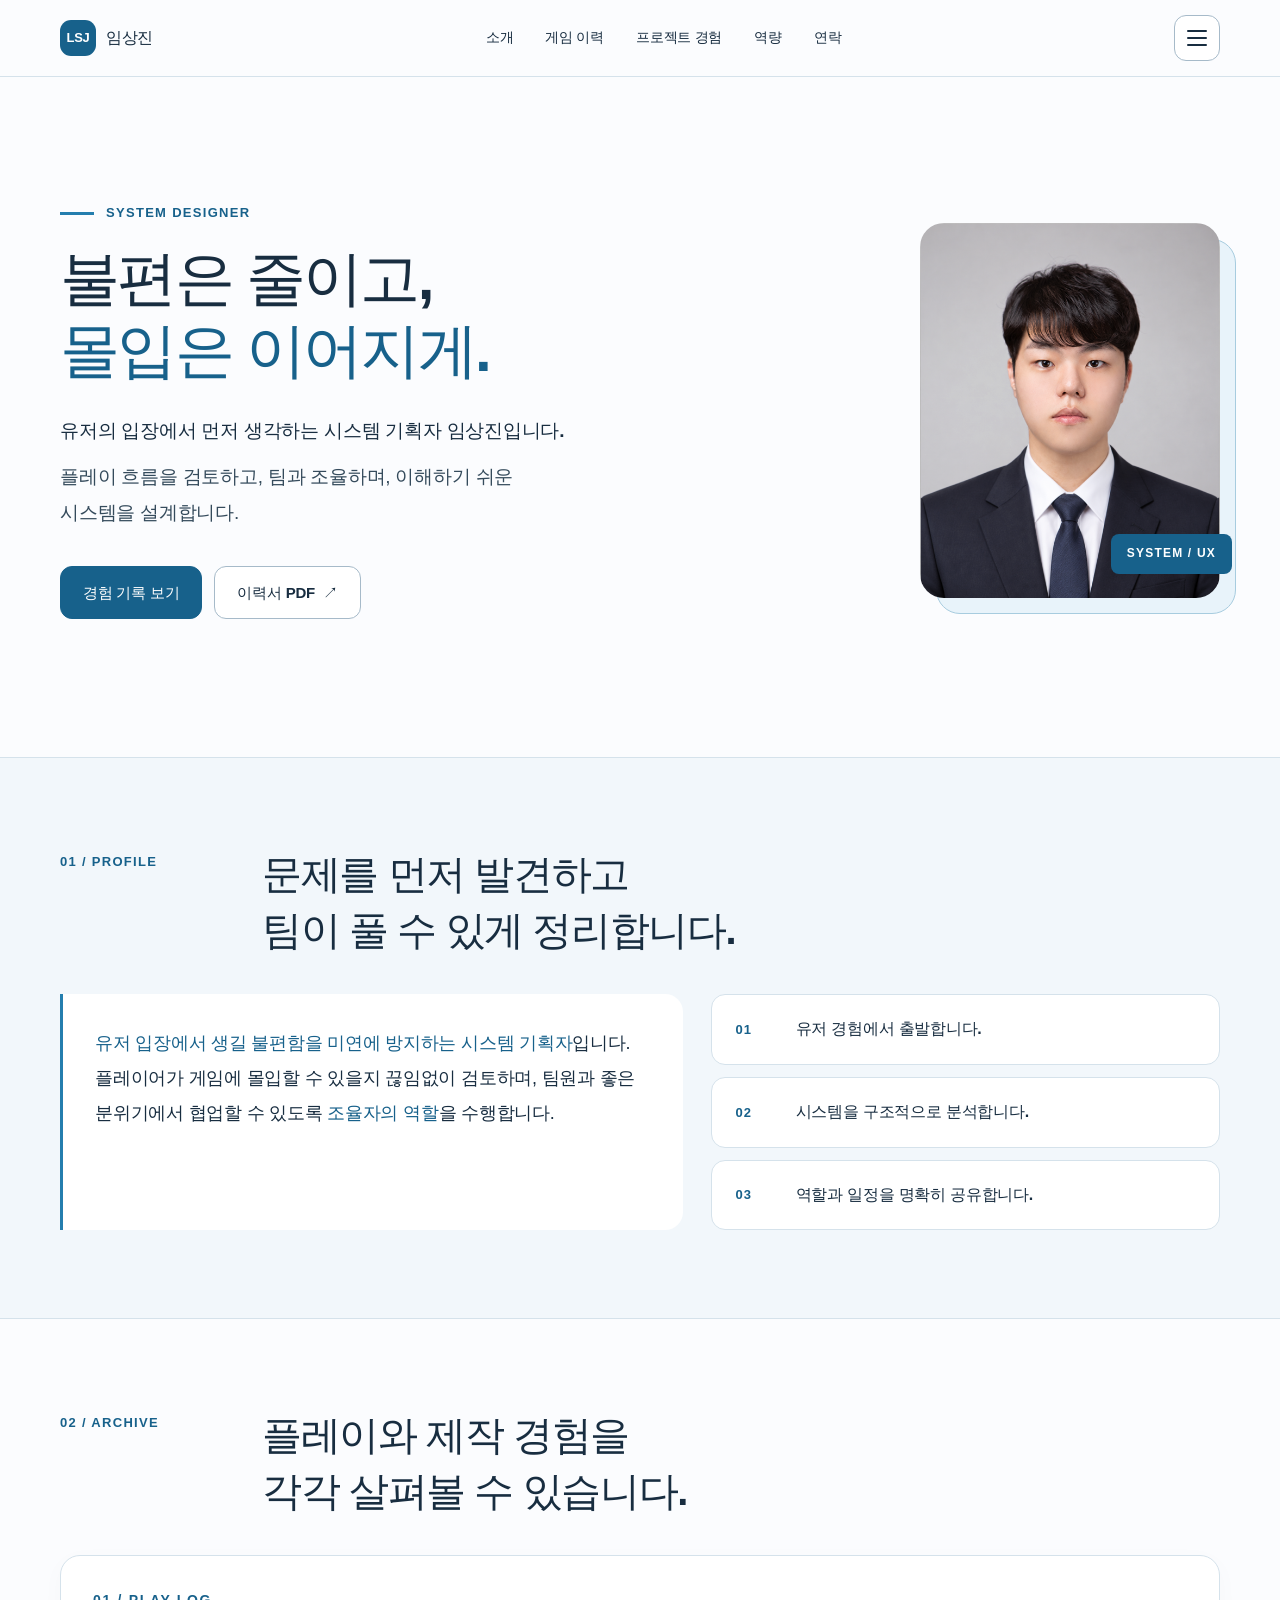
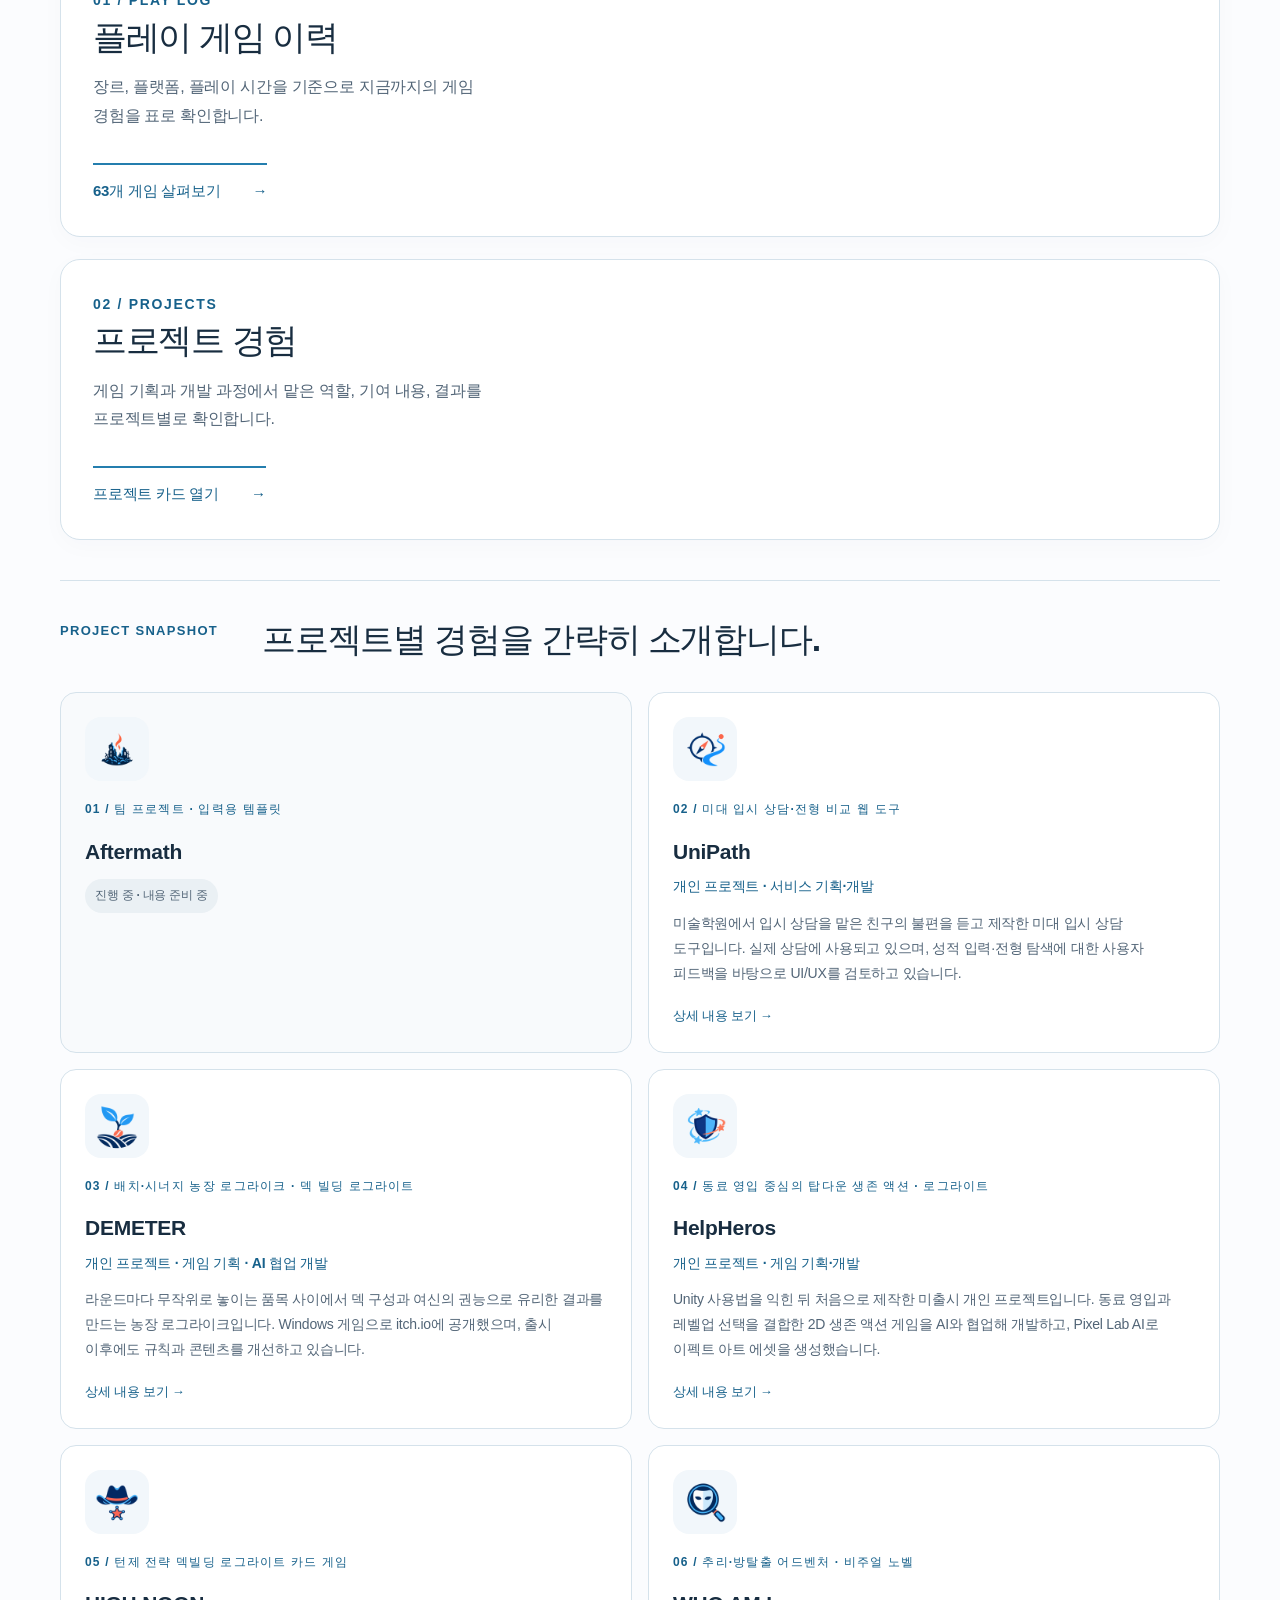
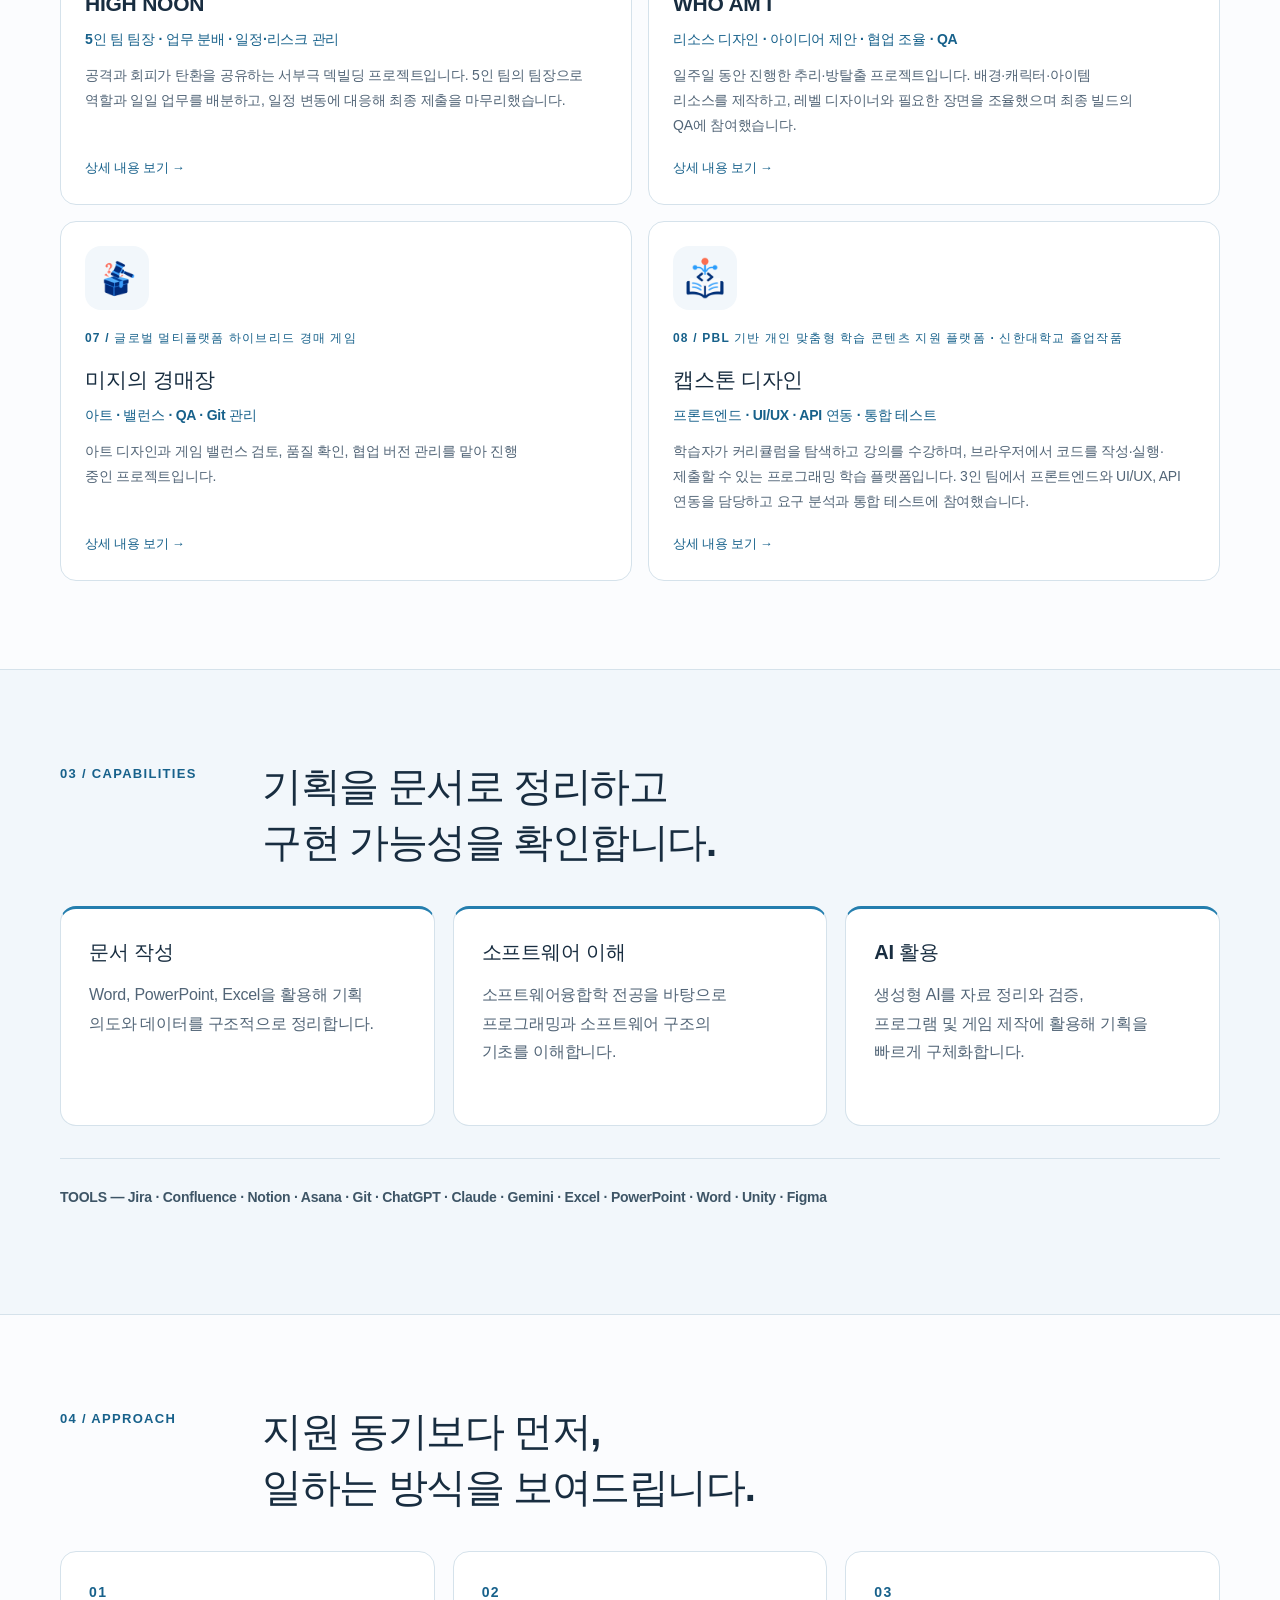
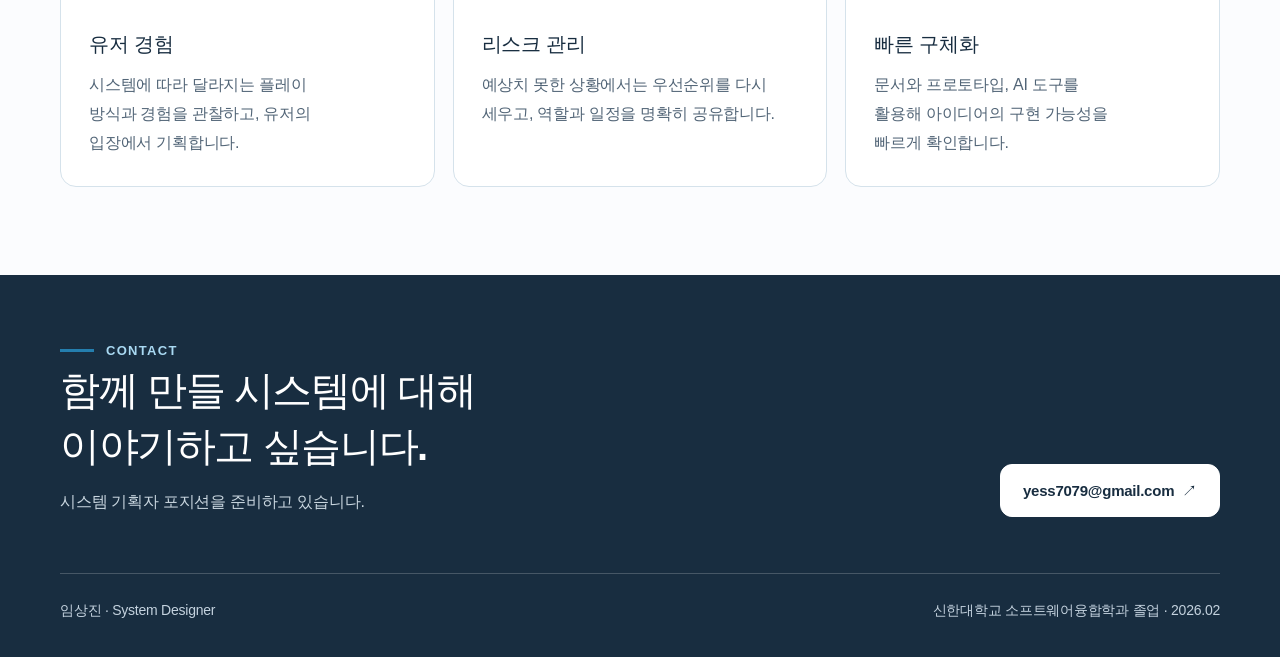
<file: index.html>
<!doctype html>
<html lang="ko">
<head>
  <meta charset="utf-8">
  <meta name="viewport" content="width=device-width, initial-scale=1">
  <meta name="description" content="유저의 불편을 먼저 발견하고, 몰입을 방해하지 않는 시스템을 설계하는 임상진의 포트폴리오입니다.">
  <meta name="robots" content="noindex, nofollow, noarchive">
  <meta name="theme-color" content="#3f9fd3">
  <title>임상진 | 시스템 기획 포트폴리오</title>
  <link rel="icon" type="image/svg+xml" href="data:image/svg+xml,%3Csvg xmlns='http://www.w3.org/2000/svg' viewBox='0 0 32 32'%3E%3Crect width='32' height='32' rx='8' fill='%233f9fd3'/%3E%3Cpath d='M8 9h16v4H13v3h9v4h-9v3h11v4H8z' fill='white'/%3E%3C/svg%3E">
  <style>
    :root {
      --ink: #162736;
      --muted: #607180;
      --sky: #3f9fd3;
      --sky-deep: #237eae;
      --sky-soft: #eaf6fc;
      --sky-pale: #f5fbfe;
      --line: #c8e4f2;
      --white: #ffffff;
      --max: 1120px;
      color-scheme: light;
      font-family: Pretendard, "Noto Sans KR", "Apple SD Gothic Neo", "Malgun Gothic", sans-serif;
      font-synthesis: none;
    }

    * { box-sizing: border-box; }
    html { scroll-behavior: smooth; }
    body {
      margin: 0;
      color: var(--ink);
      background:
        linear-gradient(90deg, rgba(63,159,211,.08) 1px, transparent 1px) 0 0 / 72px 72px,
        var(--white);
      font-size: 16px;
      line-height: 1.7;
      word-break: keep-all;
    }
    a { color: inherit; }
    img { display: block; max-width: 100%; }
    ::selection { background: #bfe6f8; color: var(--ink); }

    .skip {
      position: fixed;
      top: 8px;
      left: 8px;
      z-index: 100;
      padding: 10px 14px;
      color: var(--white);
      background: var(--ink);
      border-radius: 8px;
      transform: translateY(-150%);
    }
    .skip:focus { transform: translateY(0); }

    .site-header {
      position: sticky;
      top: 0;
      z-index: 20;
      border-bottom: 1px solid rgba(35, 126, 174, .18);
      background: rgba(255, 255, 255, .92);
      backdrop-filter: blur(14px);
    }
    .nav {
      width: min(calc(100% - 40px), var(--max));
      min-height: 68px;
      margin: 0 auto;
      display: flex;
      align-items: center;
      justify-content: space-between;
      gap: 24px;
    }
    .brand {
      display: inline-flex;
      align-items: center;
      gap: 10px;
      font-weight: 800;
      text-decoration: none;
      letter-spacing: -.02em;
    }
    .brand-mark {
      width: 30px;
      height: 30px;
      display: grid;
      place-items: center;
      color: var(--white);
      background: var(--sky);
      border-radius: 9px 9px 2px 9px;
      font-size: 13px;
    }
    .nav-links {
      display: flex;
      align-items: center;
      gap: 24px;
      list-style: none;
      margin: 0;
      padding: 0;
      font-size: 14px;
      font-weight: 700;
    }
    .nav-links a { text-decoration: none; }
    .nav-links a:hover, .nav-links a:focus-visible { color: var(--sky-deep); }

    main { overflow: hidden; }
    .section {
      width: min(calc(100% - 40px), var(--max));
      margin: 0 auto;
      padding: 104px 0;
    }
    .hero {
      min-height: calc(100vh - 68px);
      display: grid;
      grid-template-columns: minmax(0, 1fr) 340px;
      align-items: center;
      gap: clamp(48px, 8vw, 112px);
      padding-top: 72px;
      padding-bottom: 72px;
    }
    .eyebrow {
      display: flex;
      align-items: center;
      gap: 12px;
      margin: 0 0 18px;
      color: var(--sky-deep);
      font-size: 14px;
      font-weight: 800;
      letter-spacing: .12em;
      text-transform: uppercase;
    }
    .eyebrow::before {
      content: "";
      width: 34px;
      height: 3px;
      background: var(--sky);
    }
    h1, h2, h3, p { margin-top: 0; }
    h1 {
      max-width: 760px;
      margin-bottom: 26px;
      font-size: clamp(44px, 7vw, 82px);
      line-height: 1.08;
      letter-spacing: -.055em;
    }
    h1 span { color: var(--sky); }
    .hero-copy {
      max-width: 680px;
      margin-bottom: 34px;
      color: #354b5c;
      font-size: clamp(18px, 2vw, 22px);
      line-height: 1.65;
    }
    .hero-copy strong { color: var(--ink); }
    .actions { display: flex; flex-wrap: wrap; gap: 12px; }
    .button {
      min-height: 48px;
      display: inline-flex;
      align-items: center;
      justify-content: center;
      gap: 8px;
      padding: 0 20px;
      border: 1px solid var(--ink);
      border-radius: 10px;
      color: var(--white);
      background: var(--ink);
      font-size: 15px;
      font-weight: 800;
      text-decoration: none;
      transition: transform .2s ease, box-shadow .2s ease, background .2s ease;
    }
    .button.secondary { color: var(--ink); background: var(--white); }
    .button:hover, .button:focus-visible {
      transform: translateY(-2px);
      box-shadow: 0 10px 24px rgba(22, 39, 54, .14);
    }
    .portrait-wrap {
      position: relative;
      width: min(100%, 320px);
      justify-self: end;
    }
    .portrait-wrap::before {
      content: "";
      position: absolute;
      inset: 18px -18px -18px 18px;
      z-index: -1;
      border: 2px solid var(--sky);
      border-radius: 30px 30px 8px 30px;
    }
    .portrait-wrap::after {
      content: "SYSTEM / UX";
      position: absolute;
      right: -28px;
      bottom: 22px;
      padding: 8px 12px;
      color: var(--white);
      background: var(--sky-deep);
      border-radius: 6px;
      font-size: 12px;
      font-weight: 800;
      letter-spacing: .1em;
    }
    .portrait {
      display: block;
      width: 100%;
      height: 400px;
      aspect-ratio: 4 / 5;
      object-fit: cover;
      object-position: center top;
      border-radius: 30px 30px 8px 30px;
      filter: saturate(.92) contrast(1.02);
    }

    .band { background: var(--sky-pale); border-block: 1px solid var(--line); }
    .section-head {
      display: grid;
      grid-template-columns: 190px minmax(0, 1fr);
      gap: 28px;
      margin-bottom: 48px;
    }
    .section-kicker {
      margin: 4px 0 0;
      color: var(--sky-deep);
      font-size: 14px;
      font-weight: 800;
      letter-spacing: .12em;
    }
    h2 {
      margin-bottom: 0;
      font-size: clamp(30px, 4vw, 48px);
      line-height: 1.25;
      letter-spacing: -.04em;
    }
    .profile-grid {
      display: grid;
      grid-template-columns: 1.1fr .9fr;
      gap: 28px;
    }
    .profile-statement {
      padding: 34px;
      background: var(--white);
      border-left: 5px solid var(--sky);
      border-radius: 0 18px 18px 0;
      box-shadow: 0 16px 44px rgba(35, 126, 174, .08);
      font-size: 19px;
    }
    .profile-statement strong { color: var(--sky-deep); }
    .principles { display: grid; gap: 12px; }
    .principle {
      display: grid;
      grid-template-columns: 44px 1fr;
      gap: 16px;
      align-items: start;
      padding: 18px 20px;
      background: rgba(255,255,255,.74);
      border: 1px solid var(--line);
      border-radius: 14px;
    }
    .principle b { color: var(--sky-deep); font-size: 13px; letter-spacing: .08em; }
    .principle span { font-weight: 700; }

    .projects { display: grid; gap: 18px; }
    .archive-grid {
      display: grid;
      grid-template-columns: repeat(2, minmax(0, 1fr));
      gap: 22px;
    }
    .archive-card {
      min-height: 300px;
      display: flex;
      flex-direction: column;
      justify-content: space-between;
      padding: 34px;
      border: 1px solid #d8eaf3;
      border-radius: 22px;
      background: var(--white);
      text-decoration: none;
      box-shadow: 0 16px 44px rgba(35, 126, 174, .07);
      transition: transform .2s ease, border-color .2s ease, box-shadow .2s ease;
    }
    .archive-card:hover, .archive-card:focus-visible {
      transform: translateY(-4px);
      border-color: var(--sky);
      box-shadow: 0 22px 52px rgba(22, 39, 54, .11);
    }
    .archive-card .archive-index {
      color: var(--sky);
      font-size: 14px;
      font-weight: 900;
      letter-spacing: .12em;
    }
    .archive-card h3 {
      margin: 0 0 12px;
      font-size: clamp(28px, 4vw, 42px);
      line-height: 1.2;
      letter-spacing: -.04em;
    }
    .archive-card p { max-width: 430px; margin-bottom: 0; color: var(--muted); }
    .archive-link {
      display: inline-flex;
      align-items: center;
      align-self: flex-start;
      margin-top: 32px;
      padding-top: 12px;
      border-top: 2px solid var(--sky);
      color: var(--sky-deep);
      font-size: 14px;
      font-weight: 900;
    }
    .project {
      display: grid;
      grid-template-columns: 72px minmax(0, 1.35fr) minmax(220px, .65fr);
      gap: 28px;
      align-items: start;
      padding: 30px;
      background: var(--white);
      border: 1px solid #d8eaf3;
      border-radius: 18px;
      transition: border-color .2s ease, transform .2s ease, box-shadow .2s ease;
    }
    .project:hover {
      transform: translateY(-3px);
      border-color: var(--sky);
      box-shadow: 0 18px 46px rgba(22, 39, 54, .09);
    }
    .project-no {
      color: var(--sky);
      font-size: 26px;
      font-weight: 900;
      line-height: 1;
    }
    .project h3 { margin-bottom: 8px; font-size: 23px; letter-spacing: -.025em; }
    .project-role { margin-bottom: 10px; color: var(--sky-deep); font-weight: 800; }
    .project-desc { margin-bottom: 0; color: var(--muted); }
    .project-meta {
      display: grid;
      gap: 6px;
      color: var(--muted);
      font-size: 14px;
    }
    .project-meta strong { color: var(--ink); }

    .capability-grid {
      display: grid;
      grid-template-columns: repeat(3, 1fr);
      gap: 18px;
    }
    .capability {
      min-height: 220px;
      padding: 28px;
      border-top: 4px solid var(--sky);
      background: var(--white);
      box-shadow: 0 14px 38px rgba(22, 39, 54, .06);
    }
    .capability h3 { margin-bottom: 14px; font-size: 21px; }
    .capability p { margin-bottom: 0; color: var(--muted); }
    .tool-line {
      margin-top: 32px;
      padding-top: 24px;
      border-top: 1px solid var(--line);
      color: #3e5566;
      font-size: 14px;
      font-weight: 700;
    }

    .story-grid {
      display: grid;
      grid-template-columns: repeat(3, 1fr);
      gap: 18px;
      counter-reset: story;
    }
    .story-card {
      position: relative;
      padding: 28px;
      background: var(--sky-pale);
      border: 1px solid var(--line);
      border-radius: 16px;
      counter-increment: story;
    }
    .story-card::before {
      content: "0" counter(story);
      display: block;
      margin-bottom: 24px;
      color: var(--sky);
      font-size: 14px;
      font-weight: 900;
      letter-spacing: .1em;
    }
    .story-card h3 { margin-bottom: 12px; font-size: 20px; }
    .story-card p { margin-bottom: 0; color: var(--muted); }

    .contact {
      padding: 72px 0 34px;
      color: var(--white);
      background: var(--ink);
    }
    .contact-inner {
      width: min(calc(100% - 40px), var(--max));
      margin: 0 auto;
    }
    .contact-row {
      display: grid;
      grid-template-columns: 1fr auto;
      gap: 32px;
      align-items: end;
      padding-bottom: 56px;
      border-bottom: 1px solid rgba(255,255,255,.2);
    }
    .contact h2 { max-width: 720px; margin-bottom: 14px; }
    .contact p { margin-bottom: 0; color: #c9d6df; }
    .contact .button { color: var(--ink); background: var(--white); border-color: var(--white); }
    .footer-meta {
      display: flex;
      justify-content: space-between;
      gap: 20px;
      padding-top: 24px;
      color: #9fb2bf;
      font-size: 13px;
    }

    :focus-visible { outline: 3px solid #9bd8f5; outline-offset: 3px; }
    @media (max-width: 860px) {
      .hero { grid-template-columns: 1fr 240px; gap: 42px; }
      .section-head { grid-template-columns: 1fr; gap: 10px; }
      .profile-grid { grid-template-columns: 1fr; }
      .project { grid-template-columns: 54px 1fr; }
      .project-meta { grid-column: 2; }
      .capability-grid, .story-grid { grid-template-columns: 1fr; }
      .archive-grid { grid-template-columns: 1fr; }
      .capability { min-height: 0; }
    }
    @media (max-width: 640px) {
      body { background-size: 48px 48px; }
      .nav { width: min(calc(100% - 28px), var(--max)); min-height: 60px; }
      .nav-links li:not(:last-child) { display: none; }
      .section { width: min(calc(100% - 28px), var(--max)); padding: 74px 0; }
      .hero {
        min-height: auto;
        grid-template-columns: 1fr;
        padding-top: 48px;
      }
      .hero-content { order: 2; }
      .portrait-wrap { order: 1; width: 190px; justify-self: start; margin-left: 8px; }
      .portrait { height: 238px; }
      .portrait-wrap::after { right: -46px; }
      h1 { font-size: clamp(42px, 14vw, 62px); }
      .hero-copy { font-size: 18px; }
      .profile-statement, .project, .capability, .story-card { padding: 22px; }
      .project { grid-template-columns: 1fr; gap: 14px; }
      .project-meta { grid-column: 1; padding-top: 12px; border-top: 1px solid var(--line); }
      .contact-row { grid-template-columns: 1fr; align-items: start; }
      .footer-meta { flex-direction: column; }
    }
    @media (prefers-reduced-motion: reduce) {
      html { scroll-behavior: auto; }
      *, *::before, *::after { transition: none !important; }
    }
  </style>
  <link rel="stylesheet" href="design.css">
</head>
<body>
  <a class="skip" href="#main">본문으로 바로가기</a>
  <header class="site-header">
    <nav class="nav" aria-label="주요 메뉴">
      <a class="brand" href="#top"><span class="brand-mark" aria-hidden="true">LSJ</span><span>임상진</span></a>
      <ul class="nav-links">
        <li><a href="#profile">소개</a></li>
        <li><a href="#games">게임 이력</a></li>
        <li><a href="#projects">프로젝트 경험</a></li>
        <li><a href="#capabilities">역량</a></li>
        <li><a href="#contact">연락</a></li>
      </ul>
      <div class="quick-menu">
        <button class="menu-toggle" type="button" aria-expanded="false" aria-controls="quick-panel" aria-label="상세 페이지 메뉴 열기">
          <span></span><span></span><span></span>
        </button>
        <aside class="quick-panel" id="quick-panel" aria-label="상세 페이지 바로가기">
          <p class="quick-panel-label">DETAIL ARCHIVE</p>
          <a href="games.html"><b>게임 이력</b><span>63개 게임의 장르와 플레이 기록</span></a>
          <a href="projects.html"><b>프로젝트 경험</b><span>프로젝트별 역할과 기여 내용</span></a>
          <div class="quick-projects"><p class="quick-panel-label">PROJECTS</p><div class="quick-project-list" data-quick-project-list></div></div>
        </aside>
      </div>
    </nav>
  </header>

  <main id="main">
    <section class="section hero" id="top" aria-labelledby="hero-title">
      <div class="hero-content">
        <p class="eyebrow">System Designer</p>
        <h1 id="hero-title">불편은 줄이고,<br><span>몰입은 이어지게.</span></h1>
        <p class="hero-copy"><strong>유저의 입장에서 먼저 생각하는 시스템 기획자 임상진입니다.</strong> 플레이 흐름을 검토하고, 팀과 조율하며, 이해하기 쉬운 시스템을 설계합니다.</p>
        <div class="actions">
          <a class="button" href="#archive">경험 기록 보기</a>
          <a class="button secondary" href="resume.pdf" download>이력서 PDF <span aria-hidden="true">↗</span></a>
        </div>
      </div>
      <div class="portrait-wrap">
        <img class="portrait" src="assets/profile.png" alt="시스템 기획자 임상진 프로필 사진" width="1104" height="1425">
      </div>
    </section>

    <div class="band">
      <section class="section" id="profile" aria-labelledby="profile-title">
        <div class="section-head">
          <p class="section-kicker">01 / PROFILE</p>
          <h2 id="profile-title">문제를 먼저 발견하고<br>팀이 풀 수 있게 정리합니다.</h2>
        </div>
        <div class="profile-grid">
          <p class="profile-statement"><strong>유저 입장에서 생길 불편함을 미연에 방지하는 시스템 기획자</strong>입니다. 플레이어가 게임에 몰입할 수 있을지 끊임없이 검토하며, 팀원과 좋은 분위기에서 협업할 수 있도록 <strong>조율자의 역할</strong>을 수행합니다.</p>
          <div class="principles" aria-label="기획 원칙">
            <div class="principle"><b>01</b><span>유저 경험에서 출발합니다.</span></div>
            <div class="principle"><b>02</b><span>시스템을 구조적으로 분석합니다.</span></div>
            <div class="principle"><b>03</b><span>역할과 일정을 명확히 공유합니다.</span></div>
          </div>
        </div>
      </section>
    </div>

    <section class="section" id="archive" aria-labelledby="archive-title">
      <div class="section-head">
        <p class="section-kicker">02 / ARCHIVE</p>
        <h2 id="archive-title">플레이와 제작 경험을<br>각각 살펴볼 수 있습니다.</h2>
      </div>
      <div class="archive-grid">
        <a class="archive-card" id="games" href="games.html">
          <span class="archive-index">01 / PLAY LOG</span>
          <div><h3>플레이 게임 이력</h3><p>장르, 플랫폼, 플레이 시간을 기준으로 지금까지의 게임 경험을 표로 확인합니다.</p></div>
          <span class="archive-link">63개 게임 살펴보기</span>
        </a>
        <a class="archive-card" id="projects" href="projects.html">
          <span class="archive-index">02 / PROJECTS</span>
          <div><h3>프로젝트 경험</h3><p>게임 기획과 개발 과정에서 맡은 역할, 기여 내용, 결과를 프로젝트별로 확인합니다.</p></div>
          <span class="archive-link">프로젝트 카드 열기</span>
        </a>
        <section class="home-projects" aria-labelledby="home-projects-title">
          <div class="home-projects-head">
            <p class="section-kicker">PROJECT SNAPSHOT</p>
            <h3 id="home-projects-title">프로젝트별 경험을 간략히 소개합니다.</h3>
          </div>
          <div class="home-project-list" id="home-project-list"></div>
        </section>
      </div>
    </section>

    <div class="band">
      <section class="section" id="capabilities" aria-labelledby="capabilities-title">
        <div class="section-head">
          <p class="section-kicker">03 / CAPABILITIES</p>
          <h2 id="capabilities-title">기획을 문서로 정리하고<br>구현 가능성을 확인합니다.</h2>
        </div>
        <div class="capability-grid">
          <article class="capability"><h3>문서 작성</h3><p>Word, PowerPoint, Excel을 활용해 기획 의도와 데이터를 구조적으로 정리합니다.</p></article>
          <article class="capability"><h3>소프트웨어 이해</h3><p>소프트웨어융합학 전공을 바탕으로 프로그래밍과 소프트웨어 구조의 기초를 이해합니다.</p></article>
          <article class="capability"><h3>AI 활용</h3><p>생성형 AI를 자료 정리와 검증, 프로그램 및 게임 제작에 활용해 기획을 빠르게 구체화합니다.</p></article>
        </div>
        <p class="tool-line">TOOLS — Jira · Confluence · Notion · Asana · Git · ChatGPT · Claude · Gemini · Excel · PowerPoint · Word · Unity · Figma</p>
      </section>
    </div>

    <section class="section" aria-labelledby="story-title">
      <div class="section-head">
        <p class="section-kicker">04 / APPROACH</p>
        <h2 id="story-title">지원 동기보다 먼저,<br>일하는 방식을 보여드립니다.</h2>
      </div>
      <div class="story-grid">
        <article class="story-card"><h3>유저 경험</h3><p>시스템에 따라 달라지는 플레이 방식과 경험을 관찰하고, 유저의 입장에서 기획합니다.</p></article>
        <article class="story-card"><h3>리스크 관리</h3><p>예상치 못한 상황에서는 우선순위를 다시 세우고, 역할과 일정을 명확히 공유합니다.</p></article>
        <article class="story-card"><h3>빠른 구체화</h3><p>문서와 프로토타입, AI 도구를 활용해 아이디어의 구현 가능성을 빠르게 확인합니다.</p></article>
      </div>
    </section>
  </main>

  <footer class="contact" id="contact">
    <div class="contact-inner">
      <div class="contact-row">
        <div><p class="eyebrow">Contact</p><h2>함께 만들 시스템에 대해<br>이야기하고 싶습니다.</h2><p>시스템 기획자 포지션을 준비하고 있습니다.</p></div>
        <a class="button" href="mailto:yess7079@gmail.com">yess7079@gmail.com <span aria-hidden="true">↗</span></a>
      </div>
      <div class="footer-meta"><span>임상진 · System Designer</span><span>신한대학교 소프트웨어융합학과 졸업 · 2026.02</span></div>
    </div>
  </footer>
  <script src="project-data.js"></script>
  <script src="home-projects.js"></script>
  <script src="navigation.js"></script>
</body>
</html>
</file>
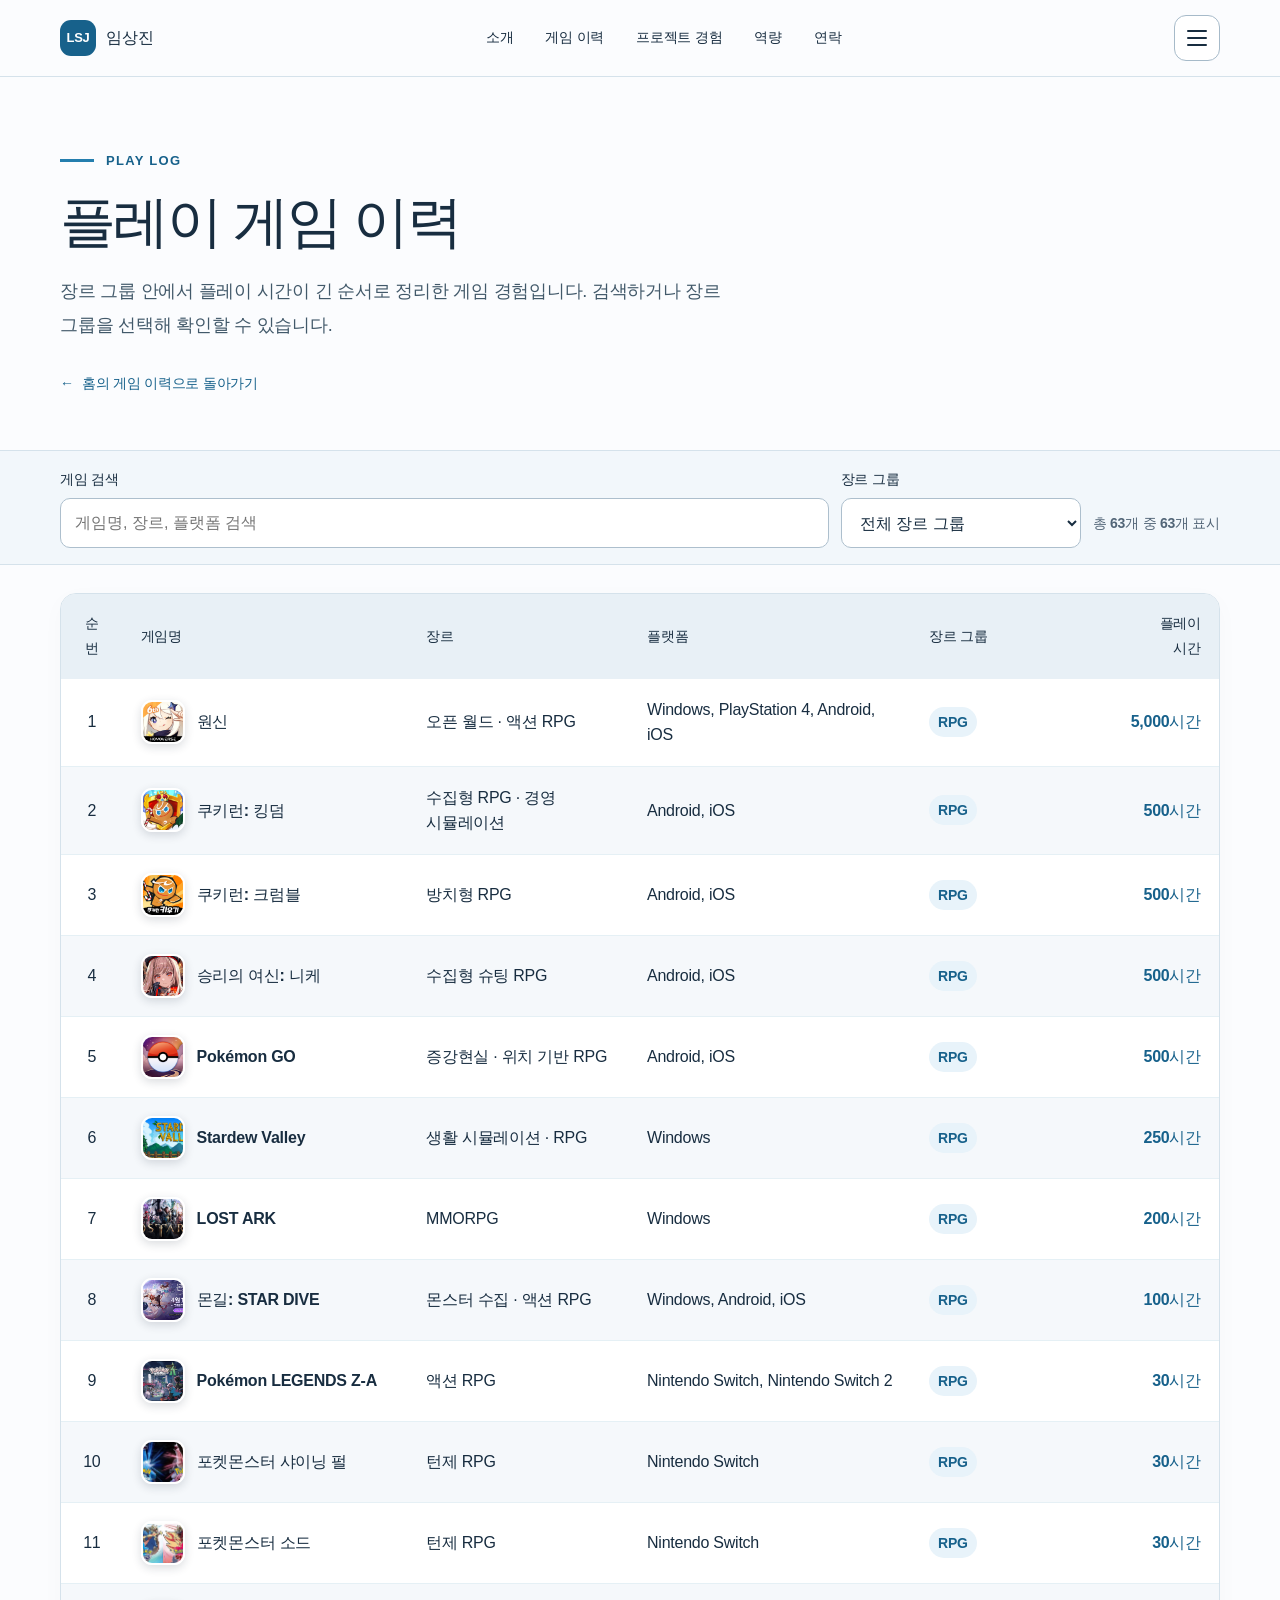
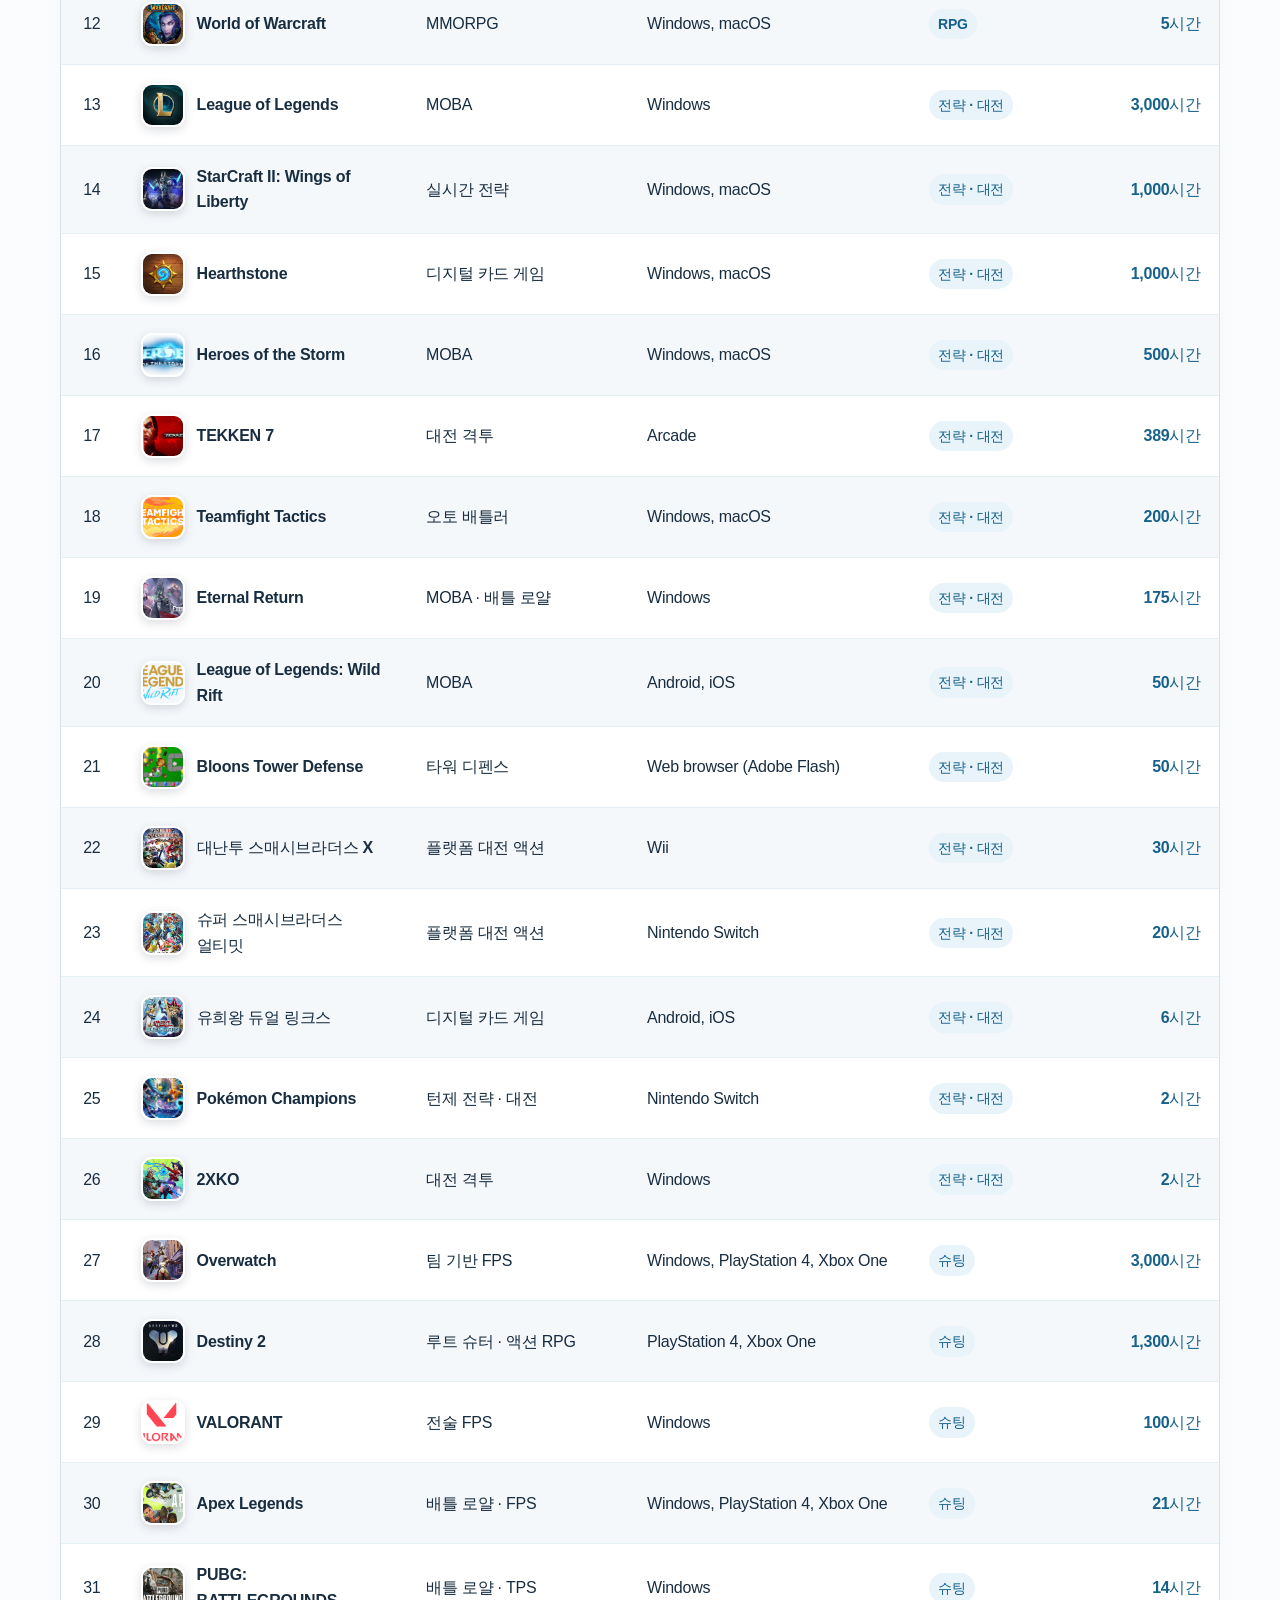
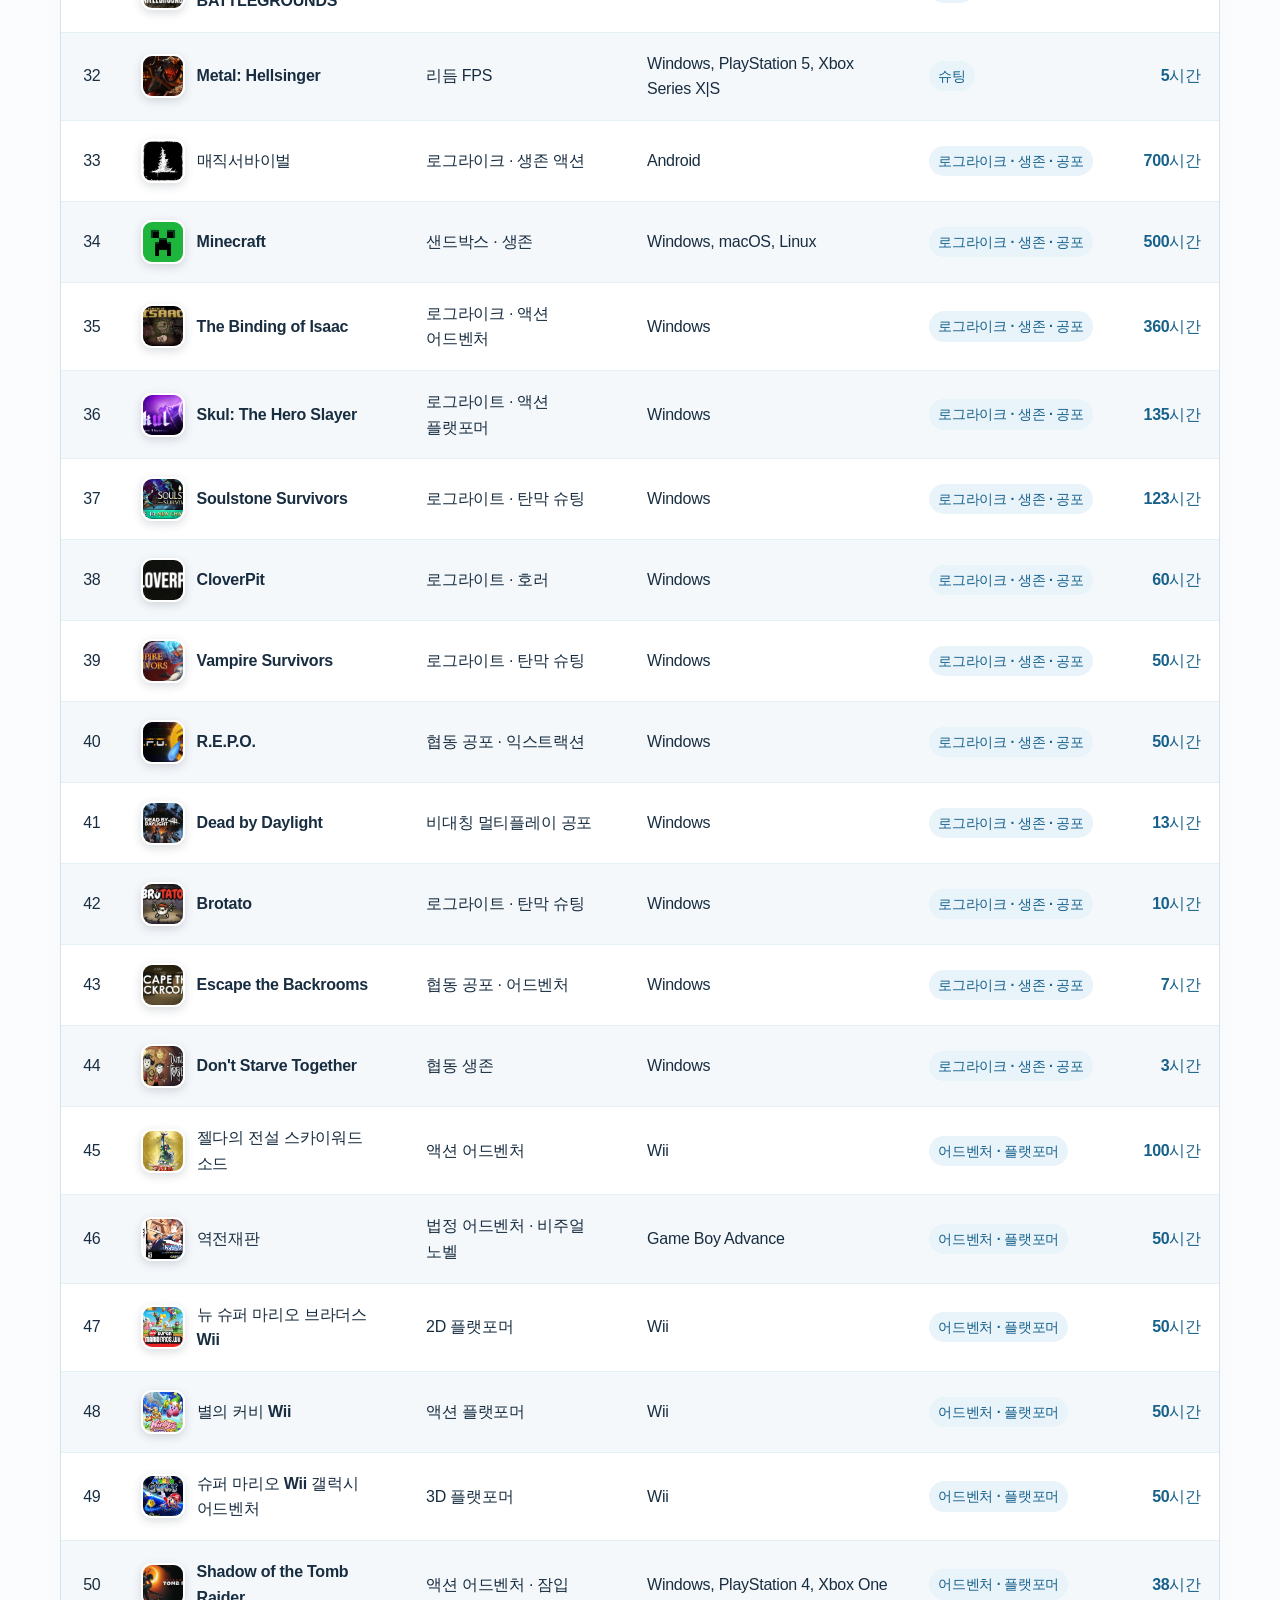
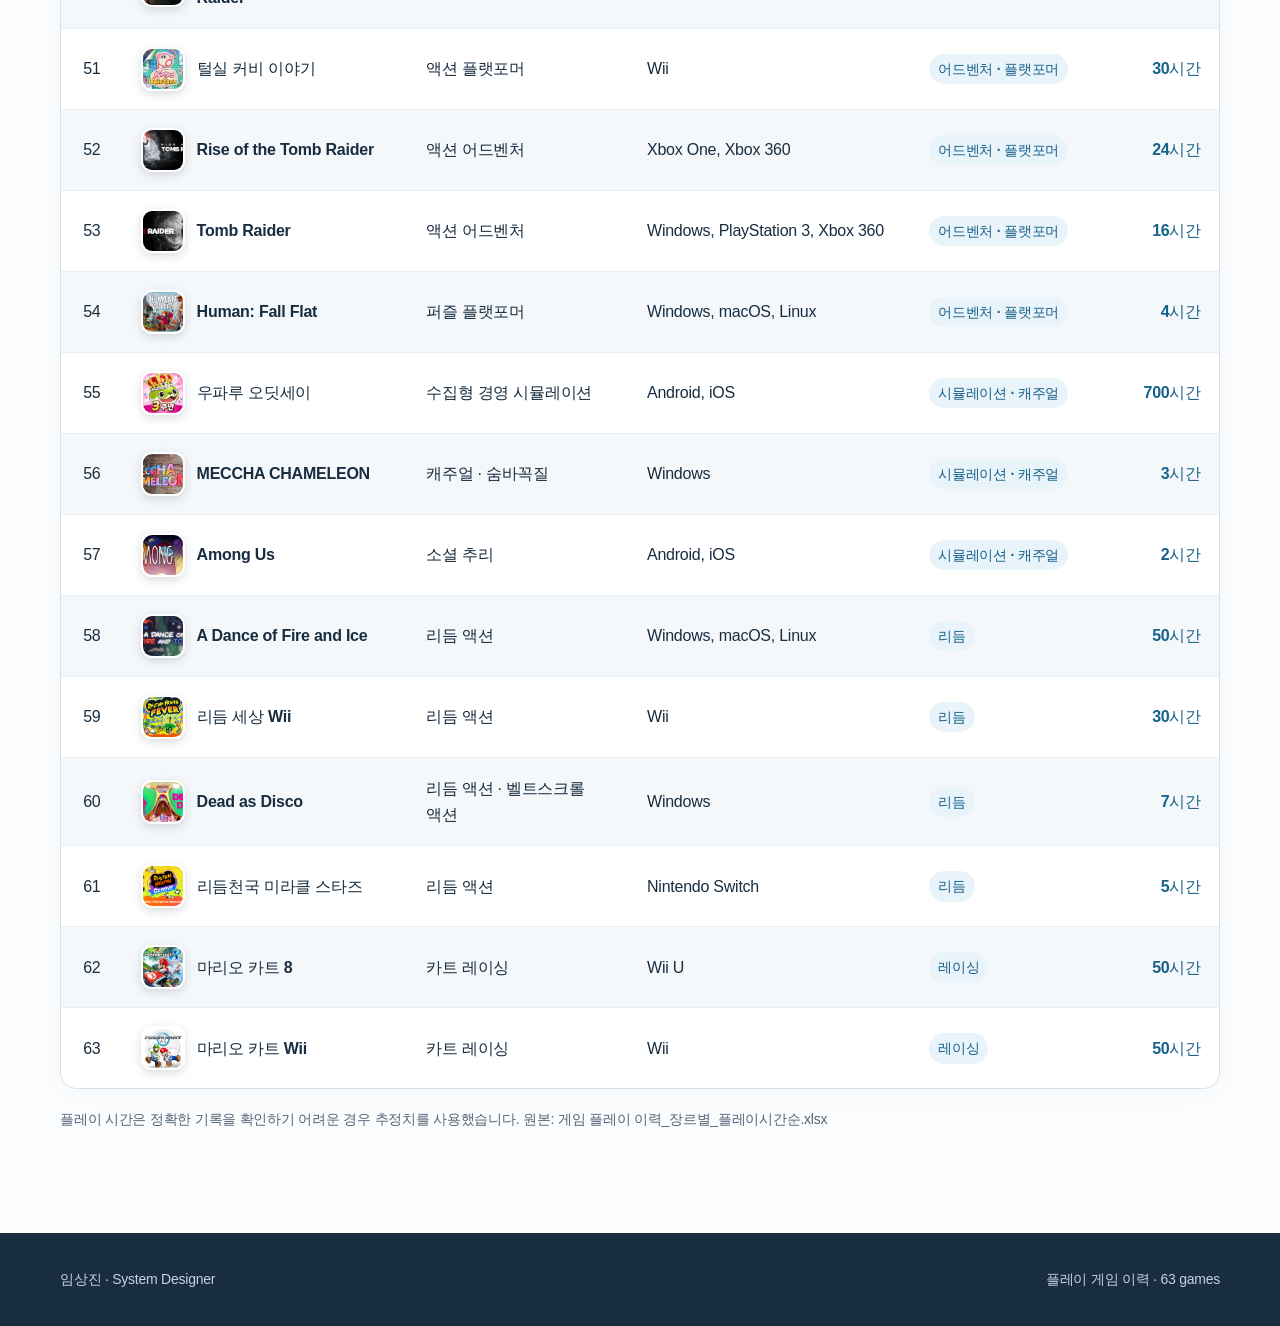
<file: games.html>
<!doctype html>
<html lang="ko">
<head>
  <meta charset="utf-8">
  <meta name="viewport" content="width=device-width, initial-scale=1">
  <meta name="description" content="임상진의 플레이 게임 이력입니다. 장르, 플랫폼, 플레이 시간을 표로 확인할 수 있습니다.">
  <meta name="robots" content="noindex, nofollow, noarchive">
  <meta name="theme-color" content="#3f9fd3">
  <title>플레이 게임 이력 | 임상진</title>
  <link rel="icon" type="image/svg+xml" href="data:image/svg+xml,%3Csvg xmlns='http://www.w3.org/2000/svg' viewBox='0 0 32 32'%3E%3Crect width='32' height='32' rx='8' fill='%233f9fd3'/%3E%3Cpath d='M8 9h16v4H13v3h9v4h-9v3h11v4H8z' fill='white'/%3E%3C/svg%3E">
  <link rel="stylesheet" href="archive.css">
  <link rel="stylesheet" href="design.css">
</head>
<body>
  <a class="skip" href="#main">본문으로 바로가기</a>
  <header class="site-header">
    <nav class="nav" aria-label="주요 메뉴">
      <a class="brand" href="index.html"><span class="brand-mark" aria-hidden="true">LSJ</span><span>임상진</span></a>
      <ul class="nav-links">
        <li><a href="index.html#profile">소개</a></li>
        <li><a href="index.html#games">게임 이력</a></li>
        <li><a href="index.html#projects">프로젝트 경험</a></li>
        <li><a href="index.html#capabilities">역량</a></li>
        <li><a href="index.html#contact">연락</a></li>
      </ul>
      <div class="quick-menu">
        <button class="menu-toggle" type="button" aria-expanded="false" aria-controls="quick-panel" aria-label="상세 페이지 메뉴 열기">
          <span></span><span></span><span></span>
        </button>
        <aside class="quick-panel" id="quick-panel" aria-label="상세 페이지 바로가기">
          <p class="quick-panel-label">DETAIL ARCHIVE</p>
          <a href="games.html" aria-current="page"><b>게임 이력</b><span>63개 게임의 장르와 플레이 기록</span></a>
          <a href="projects.html"><b>프로젝트 경험</b><span>프로젝트별 역할과 기여 내용</span></a>
          <div class="quick-projects"><p class="quick-panel-label">PROJECTS</p><div class="quick-project-list" data-quick-project-list></div></div>
        </aside>
      </div>
    </nav>
  </header>

  <main id="main">
    <section class="page-shell page-hero" aria-labelledby="page-title">
      <p class="eyebrow">Play Log</p>
      <h1 id="page-title">플레이 게임 이력</h1>
      <p class="lead">장르 그룹 안에서 플레이 시간이 긴 순서로 정리한 게임 경험입니다. 검색하거나 장르 그룹을 선택해 확인할 수 있습니다.</p>
      <a class="back-link" href="index.html#games">홈의 게임 이력으로 돌아가기</a>
    </section>

    <section class="control-panel" aria-label="게임 이력 필터">
      <div class="controls">
        <label><span>게임 검색</span><input class="field" id="game-search" type="search" placeholder="게임명, 장르, 플랫폼 검색" autocomplete="off"></label>
        <label><span>장르 그룹</span><select class="field" id="genre-filter"><option value="">전체 장르 그룹</option></select></label>
        <div class="result-count" id="result-count" aria-live="polite"></div>
      </div>
    </section>

    <section class="page-shell table-section" aria-label="게임 이력 표">
      <div class="table-wrap" role="region" aria-label="게임 이력 목록" tabindex="0">
        <table role="table" aria-label="게임별 장르, 플랫폼과 플레이 시간">
          <thead><tr><th scope="col">순번</th><th scope="col">게임명</th><th scope="col">장르</th><th scope="col">플랫폼</th><th scope="col">장르 그룹</th><th scope="col">플레이 시간</th></tr></thead>
          <tbody id="game-rows"></tbody>
        </table>
        <p class="empty-state" id="empty-state">조건에 맞는 게임이 없습니다.</p>
      </div>
      <p class="source-note">플레이 시간은 정확한 기록을 확인하기 어려운 경우 추정치를 사용했습니다. 원본: 게임 플레이 이력_장르별_플레이시간순.xlsx</p>
    </section>
  </main>

  <footer class="site-footer"><div class="footer-inner"><span>임상진 · System Designer</span><span>플레이 게임 이력 · 63 games</span></div></footer>
  <script src="games-data.js"></script>
  <script src="game-icons.js"></script>
  <script src="project-data.js"></script>
  <script src="navigation.js"></script>
  <script>
    const games = window.GAME_HISTORY || [];
    const rows = document.querySelector('#game-rows');
    const search = document.querySelector('#game-search');
    const filter = document.querySelector('#genre-filter');
    const count = document.querySelector('#result-count');
    const empty = document.querySelector('#empty-state');
    const gameIcons = window.GAME_ICONS || {};

    [...new Set(games.map(game => game[5]))].forEach(group => {
      const option = document.createElement('option');
      option.value = group;
      option.textContent = group;
      filter.append(option);
    });

    function cell(text, className) {
      const td = document.createElement('td');
      td.textContent = text;
      if (className) td.className = className;
      return td;
    }

    function gameTitleCell(title) {
      const td = document.createElement('td');
      td.className = 'game-title';
      const content = document.createElement('span');
      content.className = 'game-title-content';
      const iconName = gameIcons[title];
      if (iconName) {
        const icon = document.createElement('img');
        icon.className = 'game-icon';
        icon.src = `assets/game-icons/${iconName}`;
        icon.alt = '';
        icon.width = 44;
        icon.height = 44;
        icon.loading = 'lazy';
        icon.decoding = 'async';
        content.append(icon);
      }
      const label = document.createElement('span');
      label.textContent = title;
      content.append(label);
      td.append(content);
      return td;
    }

    function render() {
      const keyword = search.value.trim().toLocaleLowerCase('ko-KR');
      const group = filter.value;
      const visible = games.filter(game => {
        const target = `${game[1]} ${game[2]} ${game[3]} ${game[5]}`.toLocaleLowerCase('ko-KR');
        return (!keyword || target.includes(keyword)) && (!group || game[5] === group);
      });
      rows.replaceChildren();
      visible.forEach(game => {
        const tr = document.createElement('tr');
        tr.append(cell(game[0]));
        tr.append(gameTitleCell(game[1]));
        tr.append(cell(game[2]));
        tr.append(cell(game[3]));
        const groupCell = document.createElement('td');
        const badge = document.createElement('span');
        badge.className = 'genre-group';
        badge.textContent = game[5];
        groupCell.append(badge);
        tr.append(groupCell);
        tr.append(cell(`${game[4].toLocaleString('ko-KR')}시간`, 'hours'));
        [...tr.cells].forEach((td, index) => { td.dataset.label = ['순번', '게임명', '장르', '플랫폼', '장르 그룹', '플레이 시간'][index]; });
        rows.append(tr);
      });
      count.textContent = `총 ${games.length}개 중 ${visible.length}개 표시`;
      empty.style.display = visible.length ? 'none' : 'block';
    }

    search.addEventListener('input', render);
    filter.addEventListener('change', render);
    render();
  </script>
</body>
</html>
</file>
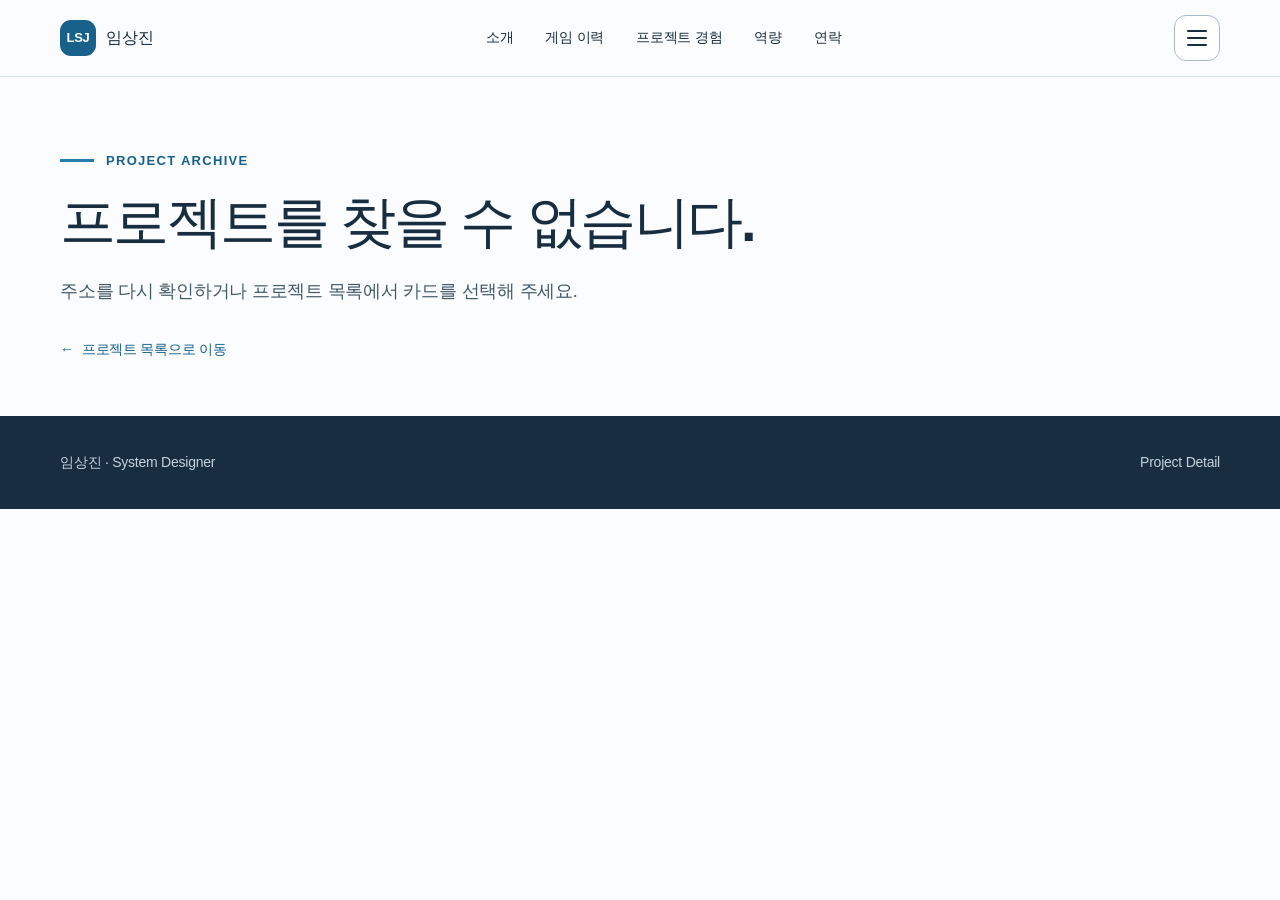
<file: project.html>
<!doctype html>
<html lang="ko">
<head>
  <meta charset="utf-8">
  <meta name="viewport" content="width=device-width, initial-scale=1">
  <meta name="description" content="임상진의 프로젝트 상세 경험입니다.">
  <meta name="robots" content="noindex, nofollow, noarchive">
  <meta name="theme-color" content="#3f9fd3">
  <title>프로젝트 상세 | 임상진</title>
  <link rel="icon" type="image/svg+xml" href="data:image/svg+xml,%3Csvg xmlns='http://www.w3.org/2000/svg' viewBox='0 0 32 32'%3E%3Crect width='32' height='32' rx='8' fill='%233f9fd3'/%3E%3Cpath d='M8 9h16v4H13v3h9v4h-9v3h11v4H8z' fill='white'/%3E%3C/svg%3E">
  <link rel="stylesheet" href="archive.css">
  <link rel="stylesheet" href="design.css">
</head>
<body>
  <a class="skip" href="#main">본문으로 바로가기</a>
  <header class="site-header">
    <nav class="nav" aria-label="주요 메뉴">
      <a class="brand" href="index.html"><span class="brand-mark" aria-hidden="true">LSJ</span><span>임상진</span></a>
      <ul class="nav-links">
        <li><a href="index.html#profile">소개</a></li>
        <li><a href="index.html#games">게임 이력</a></li>
        <li><a href="index.html#projects">프로젝트 경험</a></li>
        <li><a href="index.html#capabilities">역량</a></li>
        <li><a href="index.html#contact">연락</a></li>
      </ul>
      <div class="quick-menu">
        <button class="menu-toggle" type="button" aria-expanded="false" aria-controls="quick-panel" aria-label="상세 페이지 메뉴 열기">
          <span></span><span></span><span></span>
        </button>
        <aside class="quick-panel" id="quick-panel" aria-label="상세 페이지 바로가기">
          <p class="quick-panel-label">DETAIL ARCHIVE</p>
          <a href="games.html"><b>게임 이력</b><span>63개 게임의 장르와 플레이 기록</span></a>
          <a href="projects.html" aria-current="page"><b>프로젝트 경험</b><span>프로젝트별 역할과 기여 내용</span></a>
          <div class="quick-projects"><p class="quick-panel-label">PROJECTS</p><div class="quick-project-list" data-quick-project-list></div></div>
        </aside>
      </div>
    </nav>
  </header>

  <main id="main" class="page-shell">
    <section class="detail-hero" id="detail-hero" hidden>
      <div>
        <p class="eyebrow" id="detail-number"></p>
        <h1 class="detail-title" id="detail-title"></h1>
        <p class="lead" id="detail-summary"></p>
        <div class="project-actions" id="project-actions" hidden></div>
        <ul class="project-facts" id="detail-facts" aria-label="프로젝트 특징" hidden></ul>
        <div class="detail-meta">
          <div class="meta-box"><b>기간</b><span id="detail-period"></span></div>
          <div class="meta-box"><b>역할</b><span id="detail-role"></span></div>
        </div>
      </div>
      <div class="detail-cover" id="detail-cover"></div>
    </section>

    <section class="detail-body" id="detail-body" hidden>
      <div class="detail-grid"><h2>프로젝트 개요</h2><div><p id="detail-category"></p><div class="overview-gallery" id="overview-gallery" hidden></div></div></div>
      <div class="detail-grid"><h2>개인 기여</h2><div><ul class="detail-list" id="detail-contributions"></ul></div></div>
      <div id="detail-sections"></div>
      <div class="detail-grid" id="detail-summary-section"><h2>요약</h2><div><p id="detail-summary-repeat"></p></div></div>
      <div class="detail-nav"><a href="projects.html">프로젝트 목록</a><a id="next-project" href="projects.html">다음 프로젝트</a></div>
    </section>

    <section class="page-hero" id="not-found" hidden>
      <p class="eyebrow">Project Archive</p>
      <h1>프로젝트를 찾을 수 없습니다.</h1>
      <p class="lead">주소를 다시 확인하거나 프로젝트 목록에서 카드를 선택해 주세요.</p>
      <a class="back-link" href="projects.html">프로젝트 목록으로 이동</a>
    </section>
  </main>

  <footer class="site-footer"><div class="footer-inner"><span>임상진 · System Designer</span><span>Project Detail</span></div></footer>
  <script src="project-data.js"></script>
  <script src="navigation.js"></script>
  <script>
    const projects = window.PROJECTS || [];
    const id = new URLSearchParams(location.search).get('id');
    const index = projects.findIndex(item => item.id === id);
    const project = projects[index];

    if (!project) {
      document.querySelector('#not-found').hidden = false;
    } else {
      document.title = `${project.title} | 프로젝트 경험 | 임상진`;
      document.querySelector('#detail-hero').hidden = false;
      document.querySelector('#detail-body').hidden = false;
      document.querySelector('#detail-number').textContent = `${project.number} / PROJECT`;
      document.querySelector('#detail-title').textContent = project.title;
      document.querySelector('#detail-summary').textContent = project.summary;
      document.querySelector('#detail-summary-repeat').textContent = project.summary;
      document.querySelector('#detail-period').textContent = project.period;
      document.querySelector('#detail-role').textContent = project.role;
      document.querySelector('#detail-category').textContent = project.category;
      if (project.links?.length) {
        const actions = document.querySelector('#project-actions');
        actions.hidden = false;
        project.links.forEach(item => {
          const group = document.createElement('div');
          const link = document.createElement('a');
          link.className = 'project-action';
          link.href = item.url;
          link.target = '_blank';
          link.rel = 'noopener';
          link.textContent = `${item.label} ↗`;
          group.append(link);
          if (item.description) {
            const description = document.createElement('p');
            description.textContent = item.description;
            group.append(description);
          }
          actions.append(group);
        });
      }
      if (project.gallery?.length) {
        const gallery = document.querySelector('#overview-gallery');
        if (project.galleryLayout === 'compact') gallery.classList.add('overview-gallery--compact');
        gallery.hidden = false;
        project.gallery.forEach(media => {
          const figure = document.createElement('figure');
          const link = document.createElement('a');
          link.href = media.src;
          link.target = '_blank';
          link.rel = 'noopener';
          link.setAttribute('aria-label', `${media.alt} 원본 보기 (새 탭)`);
          const image = document.createElement('img');
          image.src = media.src;
          image.alt = media.alt;
          image.loading = 'lazy';
          image.decoding = 'async';
          link.append(image);
          const caption = document.createElement('figcaption');
          caption.textContent = media.caption;
          figure.append(link, caption);
          gallery.append(figure);
        });
      }
      if (project.facts?.length) {
        const facts = document.querySelector('#detail-facts');
        facts.hidden = false;
        project.facts.forEach(value => {
          const item = document.createElement('li');
          item.textContent = value;
          facts.append(item);
        });
      }
      if (project.sections?.length) {
        document.querySelector('#detail-summary-section').hidden = true;
        const sections = document.querySelector('#detail-sections');
        project.sections.forEach(section => {
          const block = document.createElement('section');
          block.className = 'detail-grid';
          const title = document.createElement('h2');
          title.textContent = section.title;
          const content = document.createElement('div');
          (section.paragraphs || []).forEach(value => {
            const paragraph = document.createElement('p');
            paragraph.textContent = value;
            content.append(paragraph);
          });
          if (section.items?.length) {
            const items = document.createElement('ul');
            items.className = 'detail-list';
            section.items.forEach(value => {
              const item = document.createElement('li');
              item.textContent = value;
              items.append(item);
            });
            content.append(items);
          }
          if (section.gallery?.length) {
            const gallery = document.createElement('div');
            gallery.className = 'overview-gallery overview-gallery--compact';
            section.gallery.forEach(media => {
              const figure = document.createElement('figure');
              const link = document.createElement('a');
              link.href = media.src;
              link.target = '_blank';
              link.rel = 'noopener';
              link.setAttribute('aria-label', `${media.alt} 원본 보기 (새 탭)`);
              const image = document.createElement('img');
              image.src = media.src;
              image.alt = media.alt;
              image.loading = 'lazy';
              image.decoding = 'async';
              const caption = document.createElement('figcaption');
              caption.textContent = media.caption;
              link.append(image);
              figure.append(link, caption);
              gallery.append(figure);
            });
            content.append(gallery);
          }
          if (section.note) {
            const note = document.createElement('p');
            note.className = 'project-note';
            note.textContent = section.note;
            content.append(note);
          }
          block.append(title, content);
          sections.append(block);
        });
      }

      const cover = document.querySelector('#detail-cover');
      if (project.image) {
        const image = document.createElement('img');
        image.src = project.image;
        if (project.imageFit) image.style.objectFit = project.imageFit;
        image.alt = `${project.title} 대표 이미지`;
        image.width = 720;
        image.height = 405;
        cover.append(image);
      } else {
        const wordmark = document.createElement('div');
        wordmark.className = 'word-cover';
        wordmark.textContent = project.wordmark;
        cover.append(wordmark);
      }

      const list = document.querySelector('#detail-contributions');
      project.contributions.forEach(text => {
        const item = document.createElement('li');
        item.textContent = text;
        list.append(item);
      });

      const next = projects[(index + 1) % projects.length];
      const nextLink = document.querySelector('#next-project');
      nextLink.href = `project.html?id=${encodeURIComponent(next.id)}`;
      nextLink.textContent = `다음: ${next.title}`;
    }
  </script>
</body>
</html>
</file>
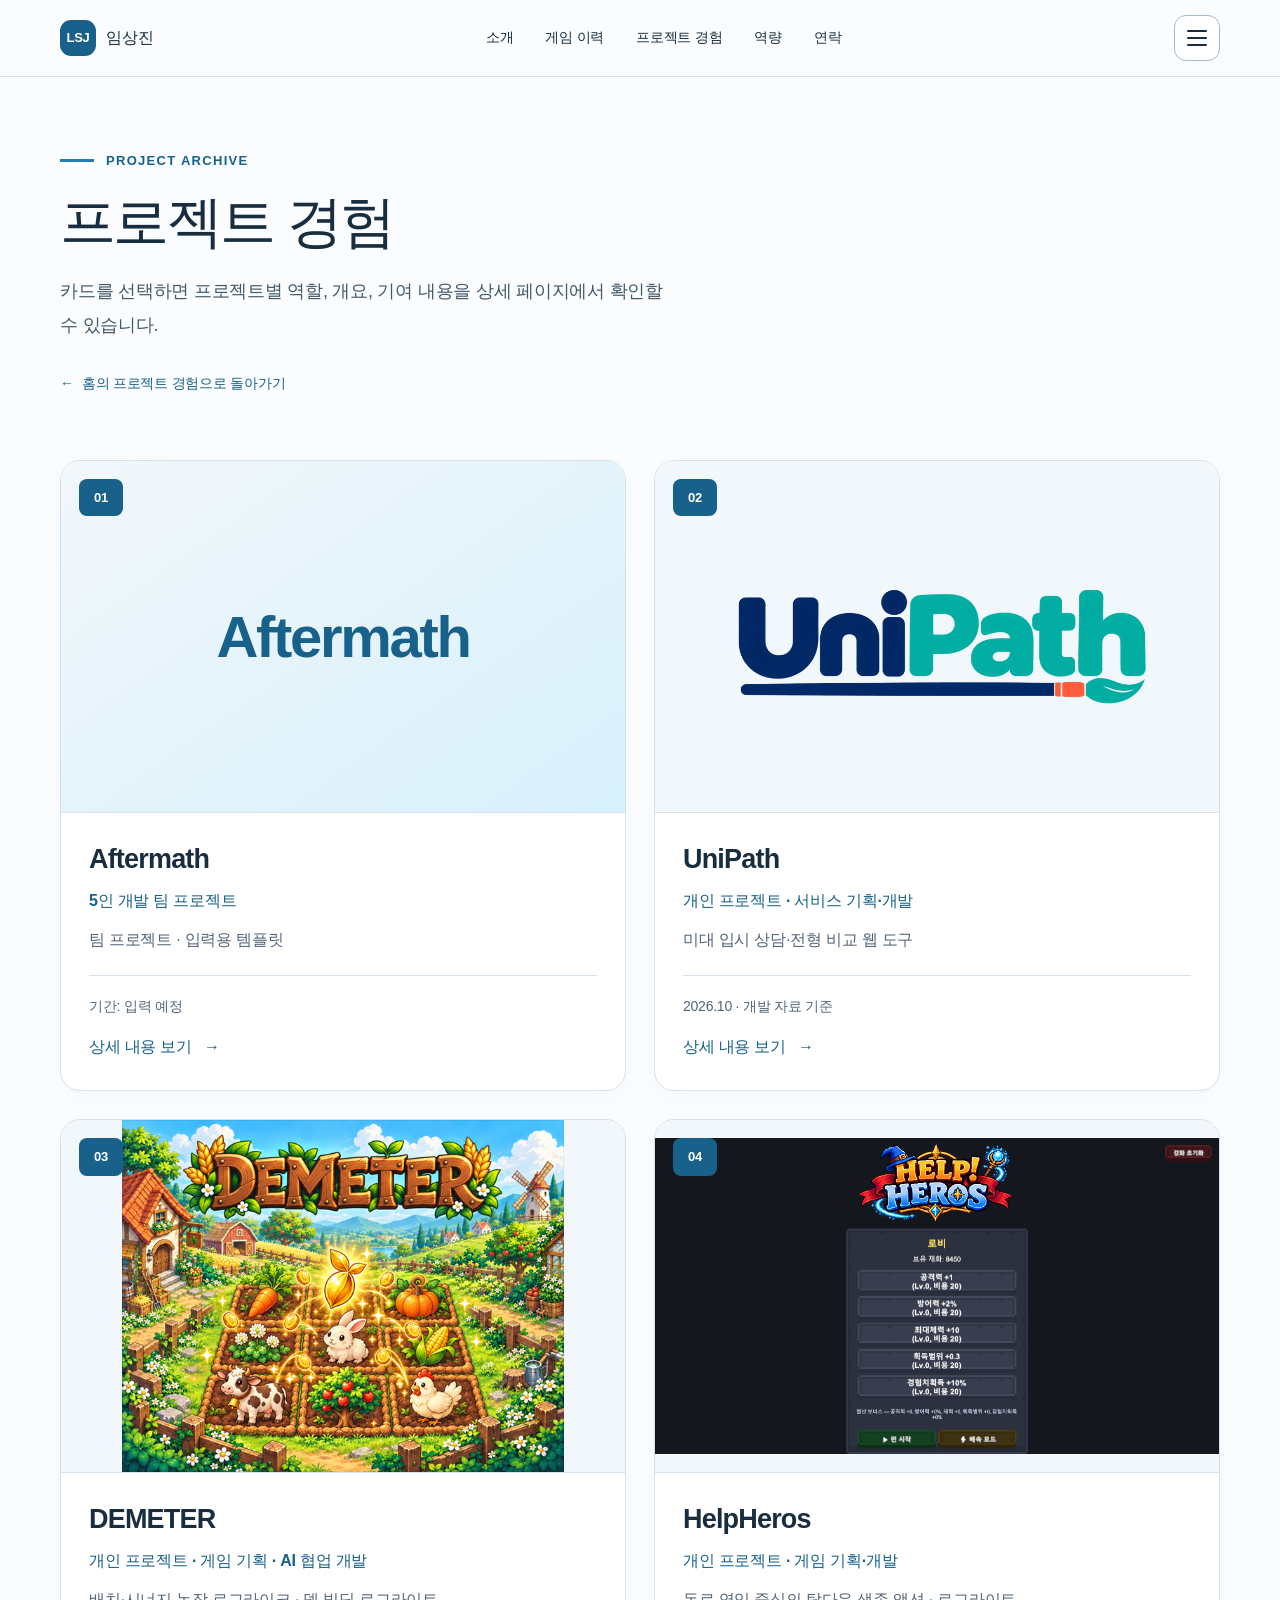
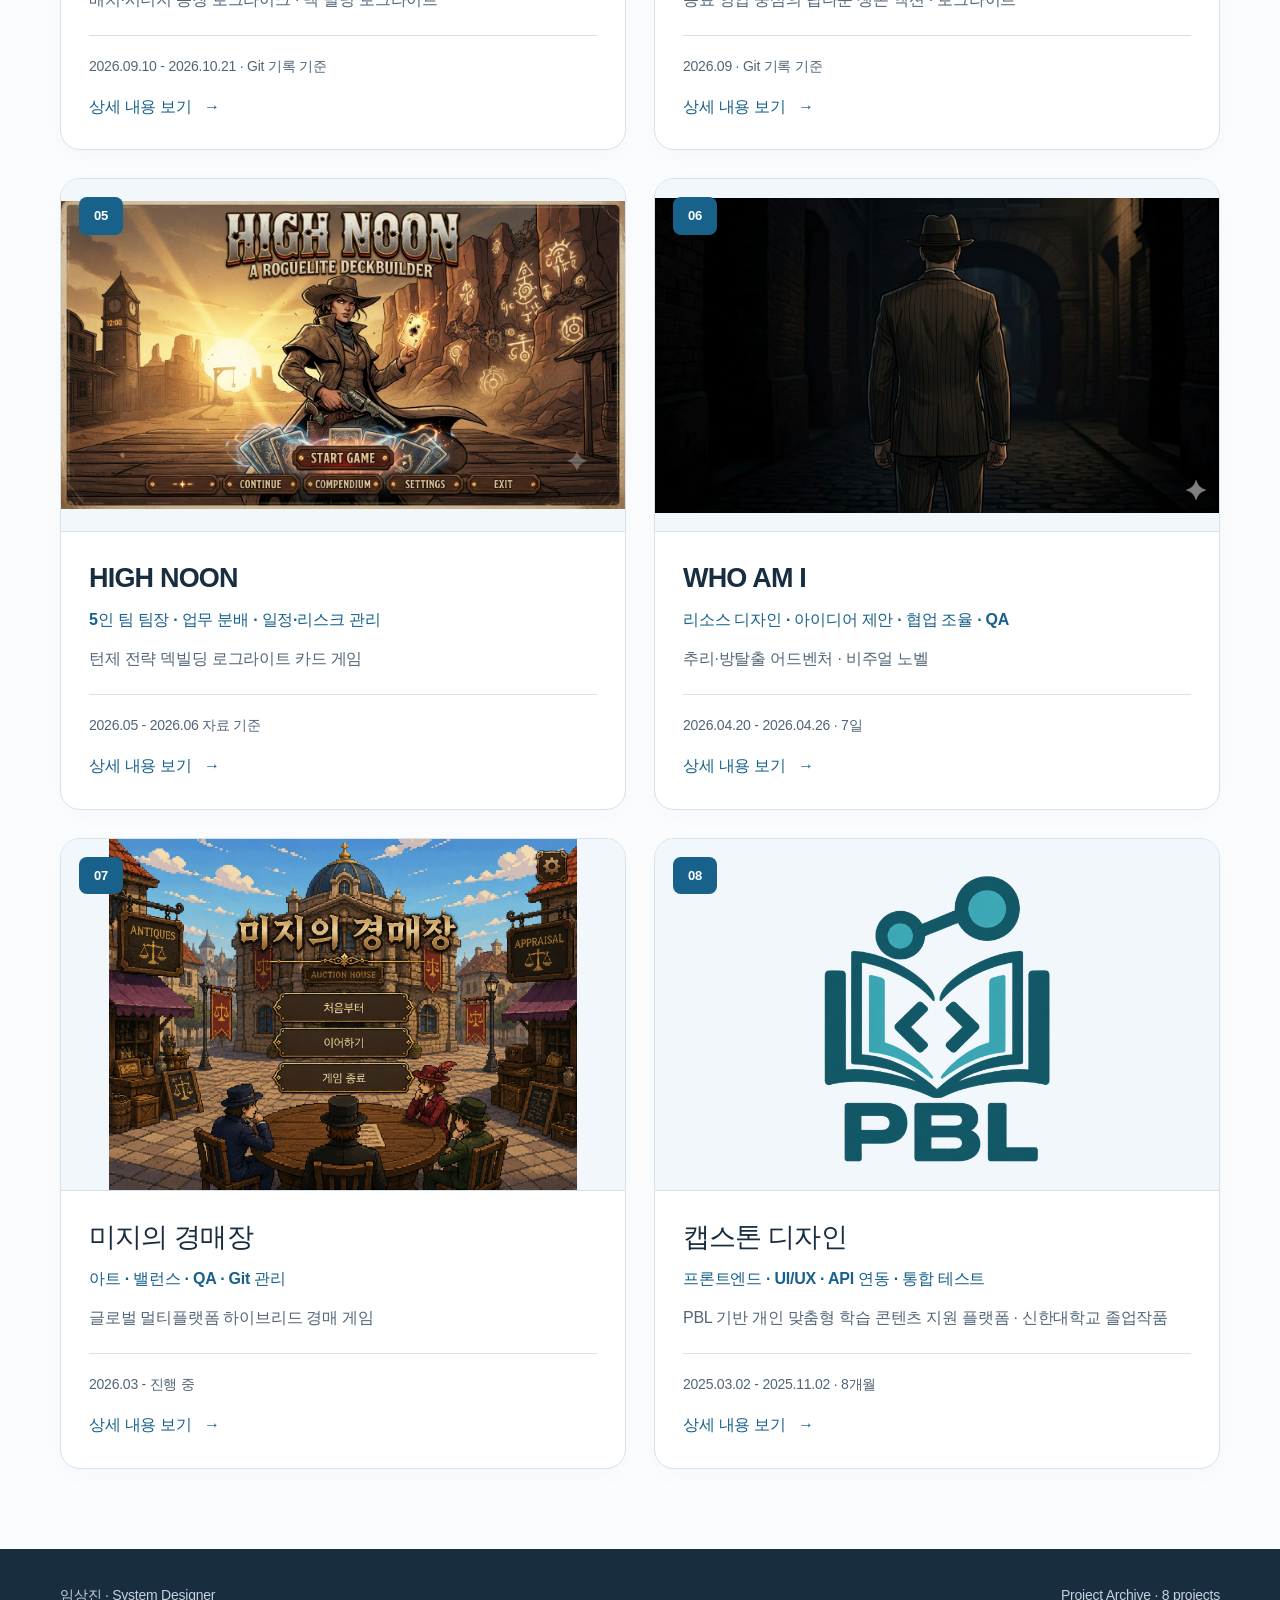
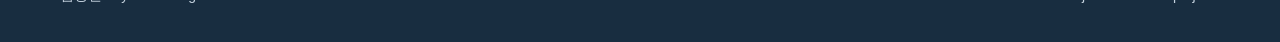
<file: projects.html>
<!doctype html>
<html lang="ko">
<head>
  <meta charset="utf-8">
  <meta name="viewport" content="width=device-width, initial-scale=1">
  <meta name="description" content="임상진의 프로젝트 경험입니다. 프로젝트 카드를 선택해 역할과 기여 내용을 확인할 수 있습니다.">
  <meta name="robots" content="noindex, nofollow, noarchive">
  <meta name="theme-color" content="#3f9fd3">
  <title>프로젝트 경험 | 임상진</title>
  <link rel="icon" type="image/svg+xml" href="data:image/svg+xml,%3Csvg xmlns='http://www.w3.org/2000/svg' viewBox='0 0 32 32'%3E%3Crect width='32' height='32' rx='8' fill='%233f9fd3'/%3E%3Cpath d='M8 9h16v4H13v3h9v4h-9v3h11v4H8z' fill='white'/%3E%3C/svg%3E">
  <link rel="stylesheet" href="archive.css">
  <link rel="stylesheet" href="design.css">
</head>
<body>
  <a class="skip" href="#main">본문으로 바로가기</a>
  <header class="site-header">
    <nav class="nav" aria-label="주요 메뉴">
      <a class="brand" href="index.html"><span class="brand-mark" aria-hidden="true">LSJ</span><span>임상진</span></a>
      <ul class="nav-links">
        <li><a href="index.html#profile">소개</a></li>
        <li><a href="index.html#games">게임 이력</a></li>
        <li><a href="index.html#projects">프로젝트 경험</a></li>
        <li><a href="index.html#capabilities">역량</a></li>
        <li><a href="index.html#contact">연락</a></li>
      </ul>
      <div class="quick-menu">
        <button class="menu-toggle" type="button" aria-expanded="false" aria-controls="quick-panel" aria-label="상세 페이지 메뉴 열기">
          <span></span><span></span><span></span>
        </button>
        <aside class="quick-panel" id="quick-panel" aria-label="상세 페이지 바로가기">
          <p class="quick-panel-label">DETAIL ARCHIVE</p>
          <a href="games.html"><b>게임 이력</b><span>63개 게임의 장르와 플레이 기록</span></a>
          <a href="projects.html" aria-current="page"><b>프로젝트 경험</b><span>프로젝트별 역할과 기여 내용</span></a>
          <div class="quick-projects"><p class="quick-panel-label">PROJECTS</p><div class="quick-project-list" data-quick-project-list></div></div>
        </aside>
      </div>
    </nav>
  </header>

  <main id="main" class="page-shell">
    <section class="page-hero" aria-labelledby="page-title">
      <p class="eyebrow">Project Archive</p>
      <h1 id="page-title">프로젝트 경험</h1>
      <p class="lead">카드를 선택하면 프로젝트별 역할, 개요, 기여 내용을 상세 페이지에서 확인할 수 있습니다.</p>
      <a class="back-link" href="index.html#projects">홈의 프로젝트 경험으로 돌아가기</a>
    </section>
    <section class="projects-grid" id="project-list" aria-label="프로젝트 목록"></section>
  </main>

  <footer class="site-footer"><div class="footer-inner"><span>임상진 · System Designer</span><span id="project-count">Project Archive</span></div></footer>
  <script src="project-data.js"></script>
  <script src="navigation.js"></script>
  <script>
    const list = document.querySelector('#project-list');
    document.querySelector('#project-count').textContent = `Project Archive · ${(window.PROJECTS || []).length} projects`;
    (window.PROJECTS || []).forEach(project => {
      const card = document.createElement('a');
      card.className = 'project-card';
      card.href = `project.html?id=${encodeURIComponent(project.id)}`;
      card.setAttribute('aria-label', `${project.title} 상세 보기`);

      const cover = document.createElement('div');
      cover.className = 'project-cover';
      if (project.image) {
        const image = document.createElement('img');
        image.src = project.image;
        if (project.imageFit) image.style.objectFit = project.imageFit;
        image.alt = `${project.title} 대표 이미지`;
        image.width = 720;
        image.height = 405;
        cover.append(image);
      } else {
        const wordmark = document.createElement('div');
        wordmark.className = 'word-cover';
        wordmark.textContent = project.wordmark;
        cover.append(wordmark);
      }
      const index = document.createElement('span');
      index.className = 'project-index';
      index.textContent = project.number;
      cover.append(index);

      const content = document.createElement('div');
      content.className = 'project-content';
      const title = document.createElement('h2');
      title.textContent = project.title;
      const role = document.createElement('p');
      role.className = 'project-role';
      role.textContent = project.role;
      const description = document.createElement('p');
      description.className = 'project-description';
      description.textContent = project.category;
      const meta = document.createElement('div');
      meta.className = 'project-meta';
      meta.textContent = project.period;
      const cta = document.createElement('span');
      cta.className = 'project-cta';
      cta.textContent = '상세 내용 보기';
      content.append(title, role, description, meta, cta);
      card.append(cover, content);
      list.append(card);
    });
  </script>
</body>
</html>
</file>
<file: design.css>
/* Shared visual system for the portfolio and its archives. */
:root {
  --ink: #182d40;
  --muted: #526577;
  --sky: #247eae;
  --sky-deep: #17618b;
  --sky-soft: #e8f3fa;
  --sky-pale: #f2f7fb;
  --line: #d5e2eb;
  --max: 1160px;
}
html { scroll-padding-top: 112px; }
body {
  background: #fbfcfe;
  line-height: 1.8;
  letter-spacing: -.015em;
  overflow-wrap: anywhere;
}
main, section, .hero-content { min-width: 0; }
h1, h2, h3 { text-wrap: balance; }
p, li { text-wrap: pretty; }
h1 { line-height: 1.2; letter-spacing: -.045em; }
h2 { line-height: 1.4; letter-spacing: -.035em; }
.site-header { background: rgba(251,252,254,.97); border-color: var(--line); }
.nav { min-height: 76px; }
.brand { flex-shrink: 0; }
.brand-mark { width: 36px; height: 36px; background: var(--sky-deep); border-radius: 11px; }
.nav-links { align-items: center; justify-content: flex-end; gap: 8px; font-size: 14px; }
.nav-links a {
  display: inline-flex;
  align-items: center;
  min-height: 44px;
  padding: 8px 12px;
  border-radius: 8px;
  white-space: nowrap;
}
.nav-links a:hover, .nav-links a:focus-visible,
.nav-links a[aria-current="page"] { color: var(--sky-deep); background: var(--sky-soft); }
.quick-menu { position: relative; flex: 0 0 auto; }
.menu-toggle {
  width: 46px;
  height: 46px;
  display: grid;
  place-content: center;
  gap: 5px;
  padding: 0;
  border: 1px solid #a6bac9;
  border-radius: 12px;
  color: var(--ink);
  background: white;
  cursor: pointer;
  transition: color .2s ease, background .2s ease, border-color .2s ease;
}
.menu-toggle span { width: 20px; height: 2px; display: block; background: currentColor; border-radius: 99px; }
.quick-menu:hover .menu-toggle,
.quick-menu:focus-within .menu-toggle,
.quick-menu[data-open="true"] .menu-toggle { color: var(--sky-deep); background: var(--sky-soft); border-color: var(--sky); }
.quick-panel {
  position: fixed;
  top: 76px;
  right: 0;
  z-index: 30;
  width: min(340px, calc(100vw - 28px));
  max-height: calc(100vh - 92px);
  overflow-y: auto;
  padding: 28px;
  border: 1px solid var(--line);
  border-right: 0;
  border-radius: 22px 0 0 22px;
  background: rgba(255,255,255,.98);
  box-shadow: -18px 24px 54px rgba(24,45,64,.14);
  opacity: 0;
  pointer-events: none;
  transform: translateX(105%);
  transition: transform .24s ease, opacity .2s ease;
}
.quick-menu:hover .quick-panel,
.quick-menu:focus-within .quick-panel,
.quick-menu[data-open="true"] .quick-panel { opacity: 1; pointer-events: auto; transform: translateX(0); }
.quick-panel-label { margin: 0 0 14px; color: var(--sky-deep); font-size: 12px; font-weight: 900; letter-spacing: .12em; }
.quick-panel a {
  display: grid;
  gap: 4px;
  padding: 18px 16px;
  border-top: 1px solid var(--line);
  text-decoration: none;
  transition: color .2s ease, background .2s ease;
}
.quick-panel a:last-child { border-bottom: 1px solid var(--line); }
.quick-panel a:hover,
.quick-panel a:focus-visible,
.quick-panel a[aria-current="page"] { color: var(--sky-deep); background: var(--sky-pale); }
.quick-panel b { font-size: 17px; }
.quick-panel span { color: var(--muted); font-size: 13px; font-weight: 500; }
.quick-projects { margin-top: 26px; }
.quick-projects .quick-panel-label { margin-bottom: 8px; }
.quick-project-list { display: grid; }
.quick-project-item,
.quick-project-pending { grid-template-columns: 40px minmax(0,1fr); align-items: center; gap: 10px; padding: 14px 12px !important; }
.quick-project-item b,
.quick-project-pending b { font-size: 15px; }
.quick-project-icon { width: 40px; height: 40px; object-fit: contain; padding: 4px; border-radius: 10px; background: var(--sky-pale); }
.quick-project-copy { display: grid; gap: 4px; min-width: 0; }
.quick-project-summary { display: -webkit-box; -webkit-box-orient: vertical; -webkit-line-clamp: 2; overflow: hidden; line-height: 1.55; }
.quick-project-pending { display: grid; border-top: 1px solid var(--line); color: var(--ink); }
.section { padding-block: 88px; }
.hero {
  min-height: 680px;
  grid-template-columns: minmax(0,1fr) 300px;
  gap: 64px;
  padding-block: 86px 100px;
}
.hero h1 { font-size: clamp(40px,4.7vw,66px); }
.hero h1 span { color: var(--sky-deep); }
.eyebrow, .section-kicker { font-size: 13px; letter-spacing: .1em; }
.hero-copy { max-width: 580px; font-size: 19px; line-height: 1.9; }
.hero-copy strong { display: block; margin-bottom: 10px; }
.button, .project-action { min-height: 50px; padding: 12px 22px; border-radius: 12px; }
.button:not(.secondary) { background: var(--sky-deep); border-color: var(--sky-deep); }
.button.secondary { border-color: #a6bac9; }
.portrait-wrap { isolation: isolate; }
.portrait { height: 375px; border-radius: 24px; }
.portrait-wrap::before { inset: 16px -16px -16px 16px; border: 1px solid #a7ccdf; border-radius: 24px; background: var(--sky-soft); }
.portrait-wrap::after { right: -12px; bottom: 24px; padding: 9px 16px; border-radius: 8px; }
.band { background: var(--sky-pale); }
.section-head { grid-template-columns: 170px minmax(0,1fr); gap: 32px; margin-bottom: 36px; }
.section-head h2 { font-size: clamp(27px,3.4vw,40px); }
.profile-statement { margin-bottom: 0; padding: 32px; font-size: 18px; line-height: 1.95; box-shadow: none; border-left-width: 3px; }
.principle { align-items: center; background: white; padding: 20px 24px; }
.archive-grid { grid-template-columns: 1fr; }
.archive-card { min-height: 270px; padding: 32px; border-color: var(--line); border-radius: 20px; box-shadow: 0 6px 24px #182d4006; scroll-margin-top: 100px; }
.archive-card:target { border-color: var(--sky); box-shadow: 0 16px 42px rgba(23,97,139,.13); }
.home-projects { margin-top: 18px; padding-top: 34px; border-top: 1px solid var(--line); }
.home-projects-head { display: grid; grid-template-columns: 170px minmax(0,1fr); gap: 32px; align-items: start; margin-bottom: 28px; }
.home-projects-head h3 { margin: 0; font-size: clamp(24px,3vw,34px); line-height: 1.45; letter-spacing: -.035em; }
.home-project-list { display: grid; grid-template-columns: repeat(2,minmax(0,1fr)); gap: 16px; }
.home-project-preview {
  min-height: 230px;
  display: flex;
  flex-direction: column;
  padding: 24px;
  border: 1px solid var(--line);
  border-radius: 16px;
  background: white;
  text-decoration: none;
  transition: transform .2s ease, border-color .2s ease, box-shadow .2s ease;
}
.home-project-preview:hover,
.home-project-preview:focus-visible { transform: translateY(-3px); border-color: var(--sky); box-shadow: 0 14px 34px rgba(24,45,64,.09); }
.home-project-preview.is-pending { cursor: default; background: #f8fafc; }
.home-project-preview.is-pending:hover { transform: none; border-color: var(--line); box-shadow: none; }
.home-project-icon { width: 64px; height: 64px; display: grid; place-items: center; margin-bottom: 18px; padding: 7px; border-radius: 16px; background: var(--sky-pale); }
.home-project-icon img { width: 100%; height: 100%; object-fit: contain; }
.home-project-number { margin-bottom: 16px; color: var(--sky-deep); font-size: 12px; font-weight: 900; letter-spacing: .1em; }
.home-project-preview h4 { margin: 0 0 8px; font-size: 21px; line-height: 1.45; }
.home-project-role { margin-bottom: 12px; color: var(--sky-deep); font-size: 14px; font-weight: 800; line-height: 1.65; }
.home-project-summary { margin: 0; color: var(--muted); font-size: 14px; line-height: 1.8; display: -webkit-box; -webkit-box-orient: vertical; -webkit-line-clamp: 3; overflow: hidden; }
.home-project-more { margin-top: auto; padding-top: 18px; color: var(--sky-deep); font-size: 13px; font-weight: 900; }
.home-project-status { align-self: flex-start; margin-top: 4px; padding: 6px 10px; border-radius: 999px; color: var(--muted); background: #eaf0f4; font-size: 12px; font-weight: 800; }
.archive-card h3 { font-size: clamp(26px,3vw,34px); line-height: 1.4; }
.archive-card .archive-index, .story-card::before { color: var(--sky-deep); }
.archive-link { gap: 20px; font-size: 15px; }
.archive-link::after, .project-cta::after { content: "→"; margin-left: 12px; }
.capability { border: 1px solid var(--line); border-top: 3px solid var(--sky); border-radius: 16px; box-shadow: none; padding: 28px; }
.capability h3, .story-card h3 { font-size: 20px; line-height: 1.5; }
.story-card { background: white; padding: 28px; }
.tool-line { line-height: 2.1; }
.contact { padding-top: 64px; }
.contact h2 { font-size: clamp(27px,3.5vw,40px); }
.contact .eyebrow { color: #a9d9f2; }
.contact .button { background: white; border-color: white; }
.footer-meta, .site-footer { color: #c4d2de; font-size: 14px; }
.page-hero { padding-block: 72px 44px; }
.page-hero h1 { font-size: clamp(36px,5vw,56px); }
.lead { max-width: 680px; font-size: 18px; line-height: 1.9; }
.back-link { align-items: center; min-height: 44px; margin-top: 20px; font-size: 14px; }
.back-link::before { content: "←"; margin-right: 8px; }
.projects-grid { gap: 28px; padding-bottom: 80px; }
.project-card { min-height: 0; border-radius: 20px; box-shadow: 0 6px 24px #182d4006; }
.project-cover, .project-cover img, .word-cover { height: 260px; min-height: 260px; }
.project-cover { border-bottom: 1px solid var(--line); }
.project-content { padding: 28px; }
.project-content h2 { font-size: 27px; line-height: 1.4; }
.project-description { margin-bottom: 20px; }
.project-role { line-height: 1.7; }
.project-meta { font-size: 14px; }
.project-cta { align-items: center; color: var(--sky-deep); }
.detail-hero { gap: 48px; padding-block: 64px 48px; }
.detail-title { font-size: clamp(36px,5vw,56px); line-height: 1.25; }
.detail-meta { gap: 14px; }
.meta-box { padding: 18px; background: white; }
.meta-box b { font-size: 14px; margin-bottom: 8px; }
.project-facts li { font-size: 14px; }
.detail-body { padding-top: 16px; }
.detail-grid { grid-template-columns: 170px minmax(0,1fr); gap: 32px; padding-block: 36px; }
.detail-grid h2 { font-size: 18px; letter-spacing: -.02em; }
.detail-grid > div { max-width: 760px; }
.detail-grid p, .detail-list { line-height: 1.95; }
.detail-list { padding-left: 22px; }
.detail-list li + li { margin-top: 14px; }
.detail-list li::marker { color: var(--sky-deep); }
.project-note, .overview-gallery figcaption, .project-actions p, .source-note { font-size: 14px; }
.detail-nav { flex-wrap: wrap; }
.detail-nav a { min-height: 48px; padding: 10px 18px; }
.control-panel { top: 76px; padding-block: 16px; background: #f2f7fbf5; }
.controls { grid-template-columns: minmax(220px,1fr) 240px auto; align-items: end; }
.controls label > span { display: block; margin-bottom: 6px; font-size: 14px; font-weight: 700; }
.field { min-height: 50px; border-color: #adbfcd; }
.result-count { min-height: 50px; font-weight: 600; }
.table-section { padding-top: 28px; }
.table-wrap { border-radius: 16px; box-shadow: 0 6px 24px #182d4006; }
thead th { padding: 17px 18px; background: #e8f0f6; color: var(--ink); font-weight: 800; }
tbody td { padding: 18px; line-height: 1.6; }
tbody tr:nth-child(even) { background: #f5f8fb; }
tbody tr:hover { background: var(--sky-soft); }
.hours { white-space: nowrap; color: var(--sky-deep); }
.game-title-content { display: flex; }
.genre-group { font-size: 14px; }
:focus-visible { outline: 3px solid #17618b; outline-offset: 4px; }
@media (max-width: 960px) {
  .nav { flex-wrap: wrap; gap: 4px; padding-block: 12px; }
  .nav-links { flex: 1 1 auto; }
  .hero { gap: 36px; grid-template-columns: minmax(0,1fr) 240px; }
  .portrait { height: 310px; }
  .section-head { grid-template-columns: 1fr; gap: 12px; }
  .home-projects-head { grid-template-columns: 1fr; gap: 10px; }
  .controls { grid-template-columns: 1fr 1fr; }
  .result-count { grid-column: 1 / -1; min-height: auto; justify-content: flex-start; }
}
@media (max-width: 800px) {
  .detail-hero { grid-template-columns: 1fr; gap: 28px; }
  .detail-cover { order: 0; }
  .detail-grid { grid-template-columns: 1fr; gap: 16px; }
  .control-panel { position: static; }
}
@media (max-width: 640px) {
  html { scroll-padding-top: 136px; }
  .nav, .section, .page-shell, .controls, .footer-inner, .contact-inner { width: calc(100% - 40px); }
  .nav { min-height: 0; gap: 8px; }
  .brand { order: 1; }
  .quick-menu { order: 2; margin-left: auto; }
  .nav-links { order: 3; flex: 1 0 100%; width: 100%; overflow-x: auto; gap: 2px; padding-bottom: 2px; justify-content: flex-start; }
  .quick-panel { top: 132px; }
  .nav-links li, .nav-links li:first-child, .nav-links li:not(:last-child) { display: list-item; }
  .nav-links a { padding: 8px 10px; font-size: 14px; }
  .section { padding-block: 60px; }
  .hero { grid-template-columns: 1fr; gap: 36px; min-height: auto; padding-top: 44px; }
  .hero-content { order: 0; }
  .hero h1 { font-size: clamp(32px,8.2vw,48px); }
  .hero-copy { font-size: 17px; }
  .portrait-wrap { order: 1; width: 190px; margin: 0 0 12px; justify-self: center; }
  .portrait { height: 238px; }
  .portrait-wrap::after { right: -18px; }
  .profile-statement, .archive-card, .capability, .story-card { padding: 24px; }
  .home-project-list { grid-template-columns: 1fr; }
  .home-project-preview { min-height: 0; padding: 22px; }
  .archive-card { min-height: 280px; }
  .section-head h2 { font-size: 27px; }
  .contact-row { gap: 24px; }
  .contact .button { font-size: 14px; padding-inline: 14px; }
  .page-hero { padding-block: 44px 32px; }
  .page-hero h1 { font-size: 34px; }
  .lead { font-size: 17px; }
  .project-cover, .project-cover img, .word-cover { min-height: 210px; height: 210px; }
  .project-content { padding: 24px; }
  .detail-hero { padding-block: 40px 32px; }
  .detail-title { font-size: 36px; }
  .controls { grid-template-columns: 1fr; }
  .table-wrap { overflow: visible; border: 0; box-shadow: none; background: transparent; }
  table, tbody { display: block; min-width: 0; }
  thead { position: absolute; width: 1px; height: 1px; overflow: hidden; clip-path: inset(50%); }
  tbody { display: grid; gap: 16px; }
  tbody tr, tbody tr:nth-child(even) { display: grid; grid-template-columns: minmax(0,1fr) minmax(0,1fr); background: white; border: 1px solid var(--line); border-radius: 14px; padding: 20px; gap: 14px 18px; }
  tbody td { display: block; padding: 0; border: 0; font-size: 14px; }
  tbody td::before { content: attr(data-label); display: block; margin-bottom: 4px; font-size: 12px; font-weight: 600; color: var(--muted); }
  tbody td:first-child { display: none; }
  tbody td.game-title { grid-column: 1 / -1; padding-bottom: 14px; border-bottom: 1px solid var(--line); font-size: 17px; }
  tbody td.game-title::before { display: none; }
  tbody td:last-child { text-align: left; }
  .game-icon { width: 40px; height: 40px; flex-basis: 40px; }
  .genre-group { white-space: normal; }
}

/* Keep complete project artwork visible at every viewport width. */
.project-cover, .detail-cover {
  aspect-ratio: 16 / 10;
  height: auto;
  min-height: 0;
  background: var(--sky-pale);
}
.project-cover { position: relative; }
.project-cover img, .project-cover .word-cover,
.detail-cover img, .detail-cover .word-cover {
  width: 100%;
  height: 100%;
  min-height: 0;
  object-fit: contain;
}
.project-cover img, .project-cover .word-cover { position: absolute; inset: 0; }
.detail-cover { display: grid; }
.detail-cover img, .detail-cover .word-cover { aspect-ratio: 16 / 10; }
</file>
<file: archive.css>
:root {
  --ink: #162736;
  --muted: #607180;
  --sky: #3f9fd3;
  --sky-deep: #237eae;
  --sky-soft: #eaf6fc;
  --sky-pale: #f5fbfe;
  --line: #c8e4f2;
  --white: #fff;
  --max: 1180px;
  color-scheme: light;
  font-family: Pretendard, "Noto Sans KR", "Apple SD Gothic Neo", "Malgun Gothic", sans-serif;
  font-synthesis: none;
}

* { box-sizing: border-box; }
[hidden] { display: none !important; }
html { scroll-behavior: smooth; }
body {
  margin: 0;
  color: var(--ink);
  background: linear-gradient(90deg, rgba(63,159,211,.07) 1px, transparent 1px) 0 0 / 72px 72px, var(--white);
  font-size: 16px;
  line-height: 1.7;
  word-break: keep-all;
}
a { color: inherit; }
img { display: block; max-width: 100%; }
button, input, select { font: inherit; }
::selection { color: var(--ink); background: #bfe6f8; }

.skip {
  position: fixed;
  top: 8px;
  left: 8px;
  z-index: 100;
  padding: 10px 14px;
  color: var(--white);
  background: var(--ink);
  border-radius: 8px;
  transform: translateY(-150%);
}
.skip:focus { transform: translateY(0); }
.visually-hidden {
  position: absolute;
  width: 1px;
  height: 1px;
  padding: 0;
  margin: -1px;
  overflow: hidden;
  clip: rect(0, 0, 0, 0);
  white-space: nowrap;
  border: 0;
}
.site-header {
  position: sticky;
  top: 0;
  z-index: 30;
  border-bottom: 1px solid rgba(35,126,174,.18);
  background: rgba(255,255,255,.94);
  backdrop-filter: blur(14px);
}
.nav {
  width: min(calc(100% - 40px), var(--max));
  min-height: 68px;
  margin: 0 auto;
  display: flex;
  align-items: center;
  justify-content: space-between;
  gap: 24px;
}
.brand {
  display: inline-flex;
  align-items: center;
  gap: 10px;
  font-weight: 800;
  text-decoration: none;
}
.brand-mark {
  width: 30px;
  height: 30px;
  display: grid;
  place-items: center;
  color: var(--white);
  background: var(--sky);
  border-radius: 9px 9px 2px 9px;
  font-size: 13px;
}
.nav-links { display: flex; gap: 24px; list-style: none; margin: 0; padding: 0; font-size: 14px; font-weight: 800; }
.nav-links a { text-decoration: none; }
.nav-links a[aria-current="page"], .nav-links a:hover, .nav-links a:focus-visible { color: var(--sky-deep); }

.page-shell { width: min(calc(100% - 40px), var(--max)); margin: 0 auto; }
.page-hero { padding: 88px 0 54px; }
.eyebrow {
  display: flex;
  align-items: center;
  gap: 12px;
  margin: 0 0 16px;
  color: var(--sky-deep);
  font-size: 14px;
  font-weight: 900;
  letter-spacing: .12em;
  text-transform: uppercase;
}
.eyebrow::before { content: ""; width: 34px; height: 3px; background: var(--sky); }
h1, h2, h3, p { margin-top: 0; }
h1 { max-width: 850px; margin-bottom: 18px; font-size: clamp(42px, 7vw, 72px); line-height: 1.08; letter-spacing: -.055em; }
.lead { max-width: 760px; margin-bottom: 0; color: #42596a; font-size: clamp(17px, 2vw, 20px); }
.back-link { display: inline-flex; margin-top: 26px; color: var(--sky-deep); font-weight: 800; text-decoration: none; }

.control-panel {
  position: sticky;
  top: 68px;
  z-index: 20;
  padding: 18px 0;
  border-block: 1px solid var(--line);
  background: rgba(245,251,254,.95);
  backdrop-filter: blur(12px);
}
.controls { width: min(calc(100% - 40px), var(--max)); margin: 0 auto; display: grid; grid-template-columns: minmax(220px, 1fr) 250px auto; gap: 12px; }
.field { width: 100%; min-height: 48px; padding: 0 14px; color: var(--ink); background: var(--white); border: 1px solid var(--line); border-radius: 10px; }
.field:focus { border-color: var(--sky); outline: 3px solid rgba(63,159,211,.2); }
.result-count { min-height: 48px; display: flex; align-items: center; justify-content: flex-end; color: var(--muted); font-size: 14px; font-weight: 800; white-space: nowrap; }

.table-section { padding: 42px 0 100px; }
.table-wrap { overflow-x: auto; background: var(--white); border: 1px solid var(--line); border-radius: 18px; box-shadow: 0 18px 46px rgba(22,39,54,.07); }
table { width: 100%; min-width: 940px; border-collapse: collapse; }
thead th { position: sticky; top: 0; z-index: 2; padding: 15px 16px; color: var(--white); background: var(--ink); text-align: left; font-size: 14px; }
thead th:first-child, tbody td:first-child { text-align: center; }
thead th:last-child, tbody td:last-child { text-align: right; }
tbody td { padding: 15px 16px; border-bottom: 1px solid #e5f0f5; vertical-align: middle; }
tbody tr:last-child td { border-bottom: 0; }
tbody tr:hover { background: var(--sky-pale); }
.game-title { font-weight: 800; }
.game-title-content { display: inline-flex; align-items: center; gap: 12px; }
.game-icon { width: 44px; height: 44px; flex: 0 0 44px; object-fit: cover; border: 2px solid var(--white); border-radius: 11px; box-shadow: 0 3px 10px rgba(22,39,54,.16); }
.genre-group { display: inline-flex; padding: 4px 9px; color: var(--sky-deep); background: var(--sky-soft); border-radius: 999px; font-size: 13px; font-weight: 800; white-space: nowrap; }
.hours { font-variant-numeric: tabular-nums; font-weight: 900; }
.empty-state { display: none; padding: 56px 20px; color: var(--muted); text-align: center; }
.source-note { margin: 18px 0 0; color: var(--muted); font-size: 13px; }

.projects-grid { display: grid; grid-template-columns: repeat(2, minmax(0,1fr)); gap: 22px; padding: 10px 0 100px; }
.project-card {
  overflow: hidden;
  display: flex;
  flex-direction: column;
  min-height: 500px;
  color: inherit;
  background: var(--white);
  border: 1px solid var(--line);
  border-radius: 22px;
  text-decoration: none;
  box-shadow: 0 16px 42px rgba(22,39,54,.07);
  transition: transform .2s ease, border-color .2s ease, box-shadow .2s ease;
}
.project-card:hover, .project-card:focus-visible { transform: translateY(-4px); border-color: var(--sky); box-shadow: 0 22px 52px rgba(22,39,54,.12); }
.project-cover { position: relative; min-height: 250px; overflow: hidden; background: var(--sky-soft); }
.project-cover img { width: 100%; height: 250px; object-fit: cover; }
.word-cover { height: 250px; display: grid; place-items: center; color: var(--sky-deep); background: linear-gradient(145deg, var(--sky-pale), #d7f0fb); font-size: clamp(34px,5vw,58px); font-weight: 900; letter-spacing: -.04em; }
.project-index { position: absolute; top: 18px; left: 18px; min-width: 44px; padding: 7px 10px; color: var(--white); background: var(--sky-deep); border-radius: 8px; font-size: 13px; font-weight: 900; text-align: center; }
.project-content { flex: 1; display: flex; flex-direction: column; padding: 28px; }
.project-content h2 { margin: 0 0 8px; font-size: 28px; letter-spacing: -.03em; }
.project-role { margin-bottom: 12px; color: var(--sky-deep); font-weight: 900; }
.project-description { margin-bottom: 24px; color: var(--muted); }
.project-meta { margin-top: auto; padding-top: 18px; border-top: 1px solid var(--line); color: var(--muted); font-size: 14px; }
.project-cta { display: inline-flex; margin-top: 14px; color: var(--ink); font-weight: 900; }

.detail-hero { display: grid; grid-template-columns: minmax(0,1fr) minmax(320px,.8fr); gap: 50px; align-items: center; padding: 72px 0 54px; }
.detail-cover { overflow: hidden; border: 1px solid var(--line); border-radius: 24px; box-shadow: 0 20px 50px rgba(22,39,54,.11); }
.detail-cover img, .detail-cover .word-cover { width: 100%; height: 360px; object-fit: cover; }
.detail-title { margin-bottom: 18px; font-size: clamp(42px,6vw,68px); line-height: 1.1; letter-spacing: -.055em; }
.project-facts { display: flex; flex-wrap: wrap; gap: 8px; list-style: none; padding: 0; margin: 24px 0 0; }
.project-facts li { padding: 6px 11px; border-radius: 999px; color: var(--sky-deep); background: var(--sky-soft); font-size: 13px; font-weight: 700; }
.project-actions { display: flex; flex-wrap: wrap; gap: 14px; margin-top: 24px; }
.project-action { display: inline-flex; align-items: center; min-height: 48px; padding: 10px 20px; border-radius: 10px; background: var(--sky-deep); color: white; text-decoration: none; font-weight: 800; }
.project-action:hover { background: var(--ink); }
.project-actions p { margin: 8px 0 0; color: var(--muted); font-size: 13px; }
.project-note { margin-top: 20px; padding: 16px; background: var(--sky-pale); border-left: 3px solid var(--sky); color: var(--muted); font-size: 13px; }
.detail-grid > div { min-width: 0; overflow-wrap: anywhere; }
.detail-grid > div > p + p { margin-top: 16px; }
.overview-gallery { display: grid; grid-template-columns: repeat(2, minmax(0, 1fr)); gap: 20px; margin-top: 24px; }
.overview-gallery figure { margin: 0; min-width: 0; }
.overview-gallery figure:first-child { grid-column: 1 / -1; }
.overview-gallery a { display: block; padding: 8px; border: 1px solid var(--line); border-radius: 14px; background: var(--sky-pale); overflow: hidden; }
.overview-gallery img { width: 100%; height: auto; max-height: 420px; object-fit: contain; border-radius: 8px; }
.overview-gallery--compact figure:first-child { grid-column: auto; }
.overview-gallery--compact img { aspect-ratio: 16 / 9; max-height: 280px; }
.overview-gallery figcaption { margin-top: 10px; color: var(--muted); font-size: 13px; line-height: 1.7; }
@media (max-width: 620px) { .overview-gallery { grid-template-columns: 1fr; } }
.detail-meta { display: grid; grid-template-columns: repeat(2, minmax(0,1fr)); gap: 12px; margin-top: 28px; }
.meta-box { padding: 16px; background: var(--sky-pale); border: 1px solid var(--line); border-radius: 12px; }
.meta-box b { display: block; margin-bottom: 4px; color: var(--sky-deep); font-size: 13px; }
.detail-body { padding: 52px 0 100px; border-top: 1px solid var(--line); }
.detail-grid { display: grid; grid-template-columns: 190px minmax(0,1fr); gap: 30px; padding: 32px 0; border-bottom: 1px solid var(--line); }
.detail-grid h2 { margin: 0; color: var(--sky-deep); font-size: 16px; letter-spacing: .08em; }
.detail-grid p { margin-bottom: 0; }
.detail-list { margin: 0; padding-left: 20px; }
.detail-list li + li { margin-top: 8px; }
.detail-nav { display: flex; justify-content: space-between; gap: 12px; margin-top: 38px; }
.detail-nav a { display: inline-flex; min-height: 46px; align-items: center; padding: 0 16px; border: 1px solid var(--line); border-radius: 10px; background: var(--white); font-weight: 800; text-decoration: none; }

.site-footer { padding: 34px 0; color: #a9bac5; background: var(--ink); font-size: 13px; }
.footer-inner { width: min(calc(100% - 40px), var(--max)); margin: 0 auto; display: flex; justify-content: space-between; gap: 20px; }
:focus-visible { outline: 3px solid #9bd8f5; outline-offset: 3px; }

@media (max-width: 800px) {
  .controls { grid-template-columns: 1fr 1fr; }
  .result-count { grid-column: 1 / -1; justify-content: flex-start; min-height: auto; }
  .projects-grid { grid-template-columns: 1fr; }
  .detail-hero { grid-template-columns: 1fr; }
  .detail-cover { order: -1; }
  .detail-grid { grid-template-columns: 1fr; gap: 12px; }
}
@media (max-width: 620px) {
  body { background-size: 48px 48px; }
  .nav, .page-shell, .controls, .footer-inner { width: min(calc(100% - 28px), var(--max)); }
  .nav { min-height: 60px; }
  .nav-links { gap: 14px; }
  .nav-links li:first-child { display: none; }
  .page-hero { padding: 60px 0 38px; }
  .controls { grid-template-columns: 1fr; }
  .result-count { grid-column: 1; }
  .project-cover, .project-cover img, .word-cover { min-height: 210px; height: 210px; }
  .detail-cover img, .detail-cover .word-cover { height: 260px; }
  .detail-meta { grid-template-columns: 1fr; }
  .footer-inner { flex-direction: column; }
}
@media (prefers-reduced-motion: reduce) {
  html { scroll-behavior: auto; }
  *, *::before, *::after { transition: none !important; }
}
</file>
